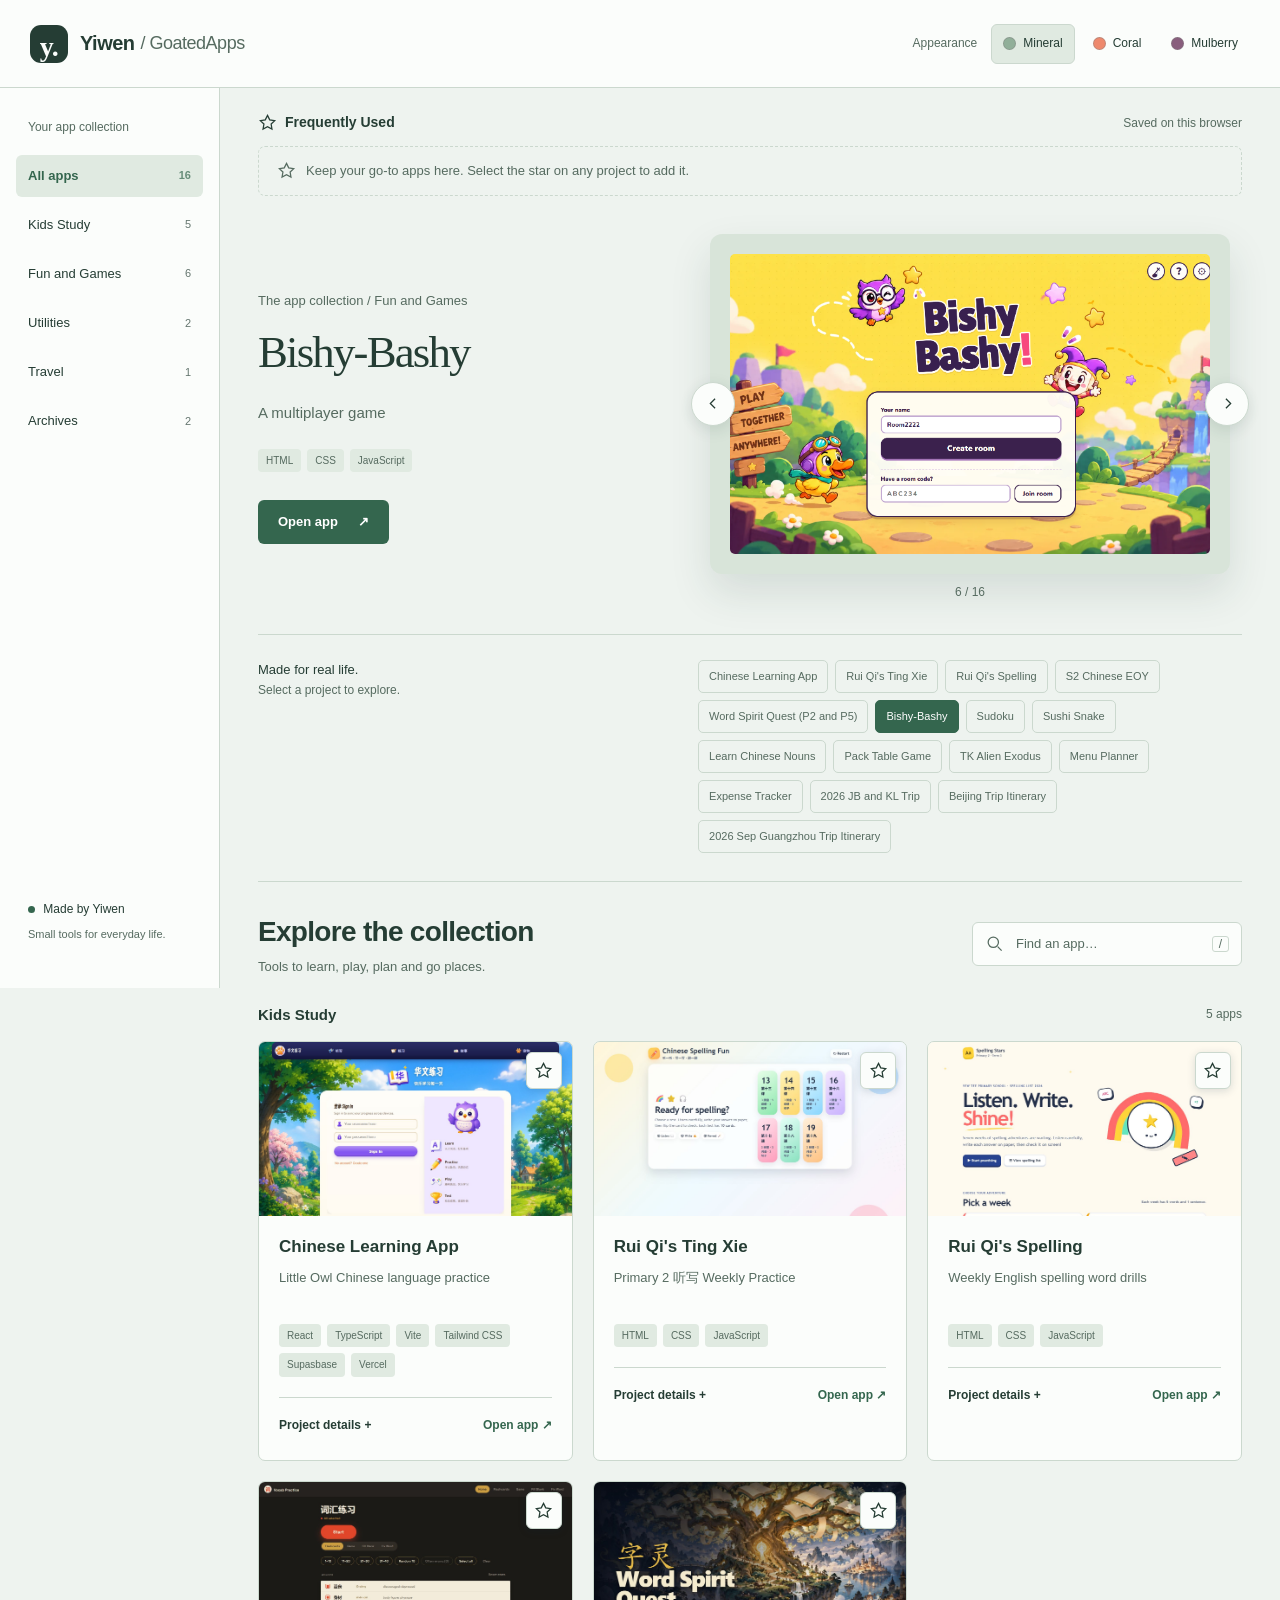
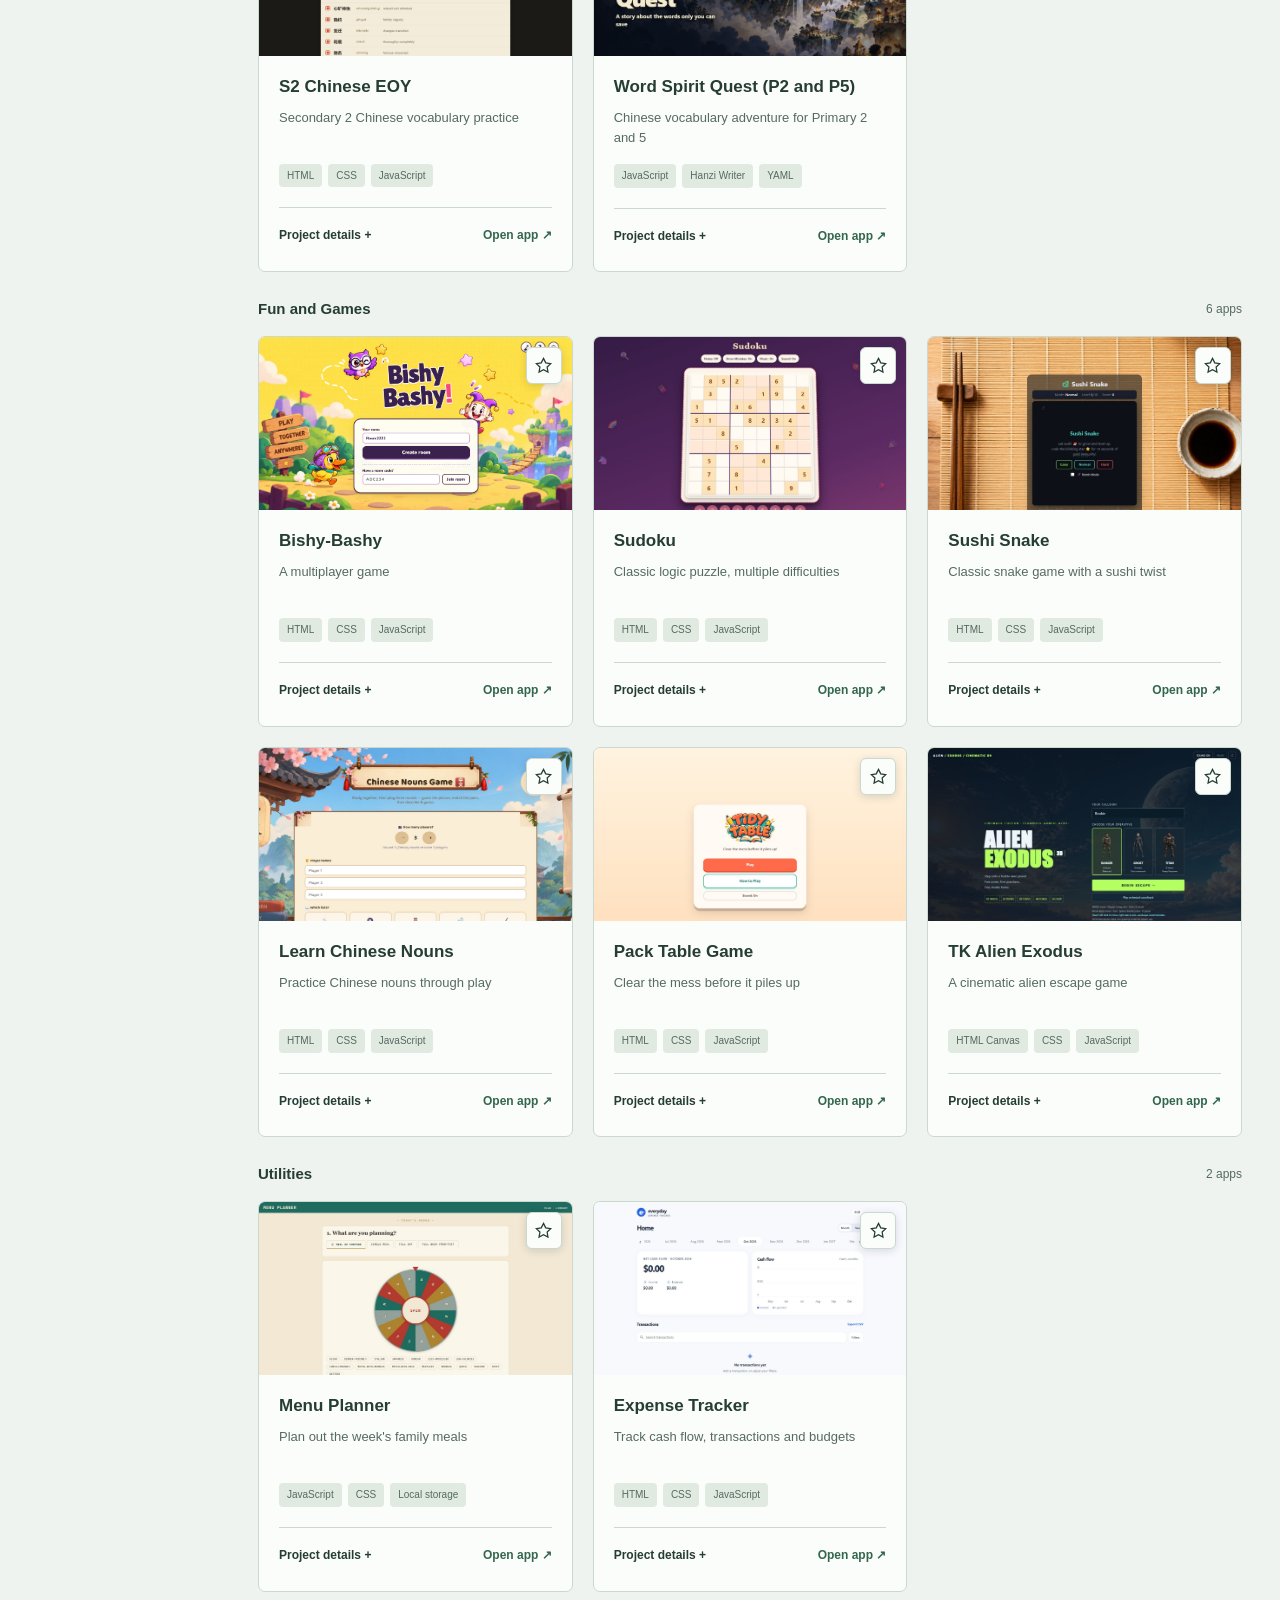
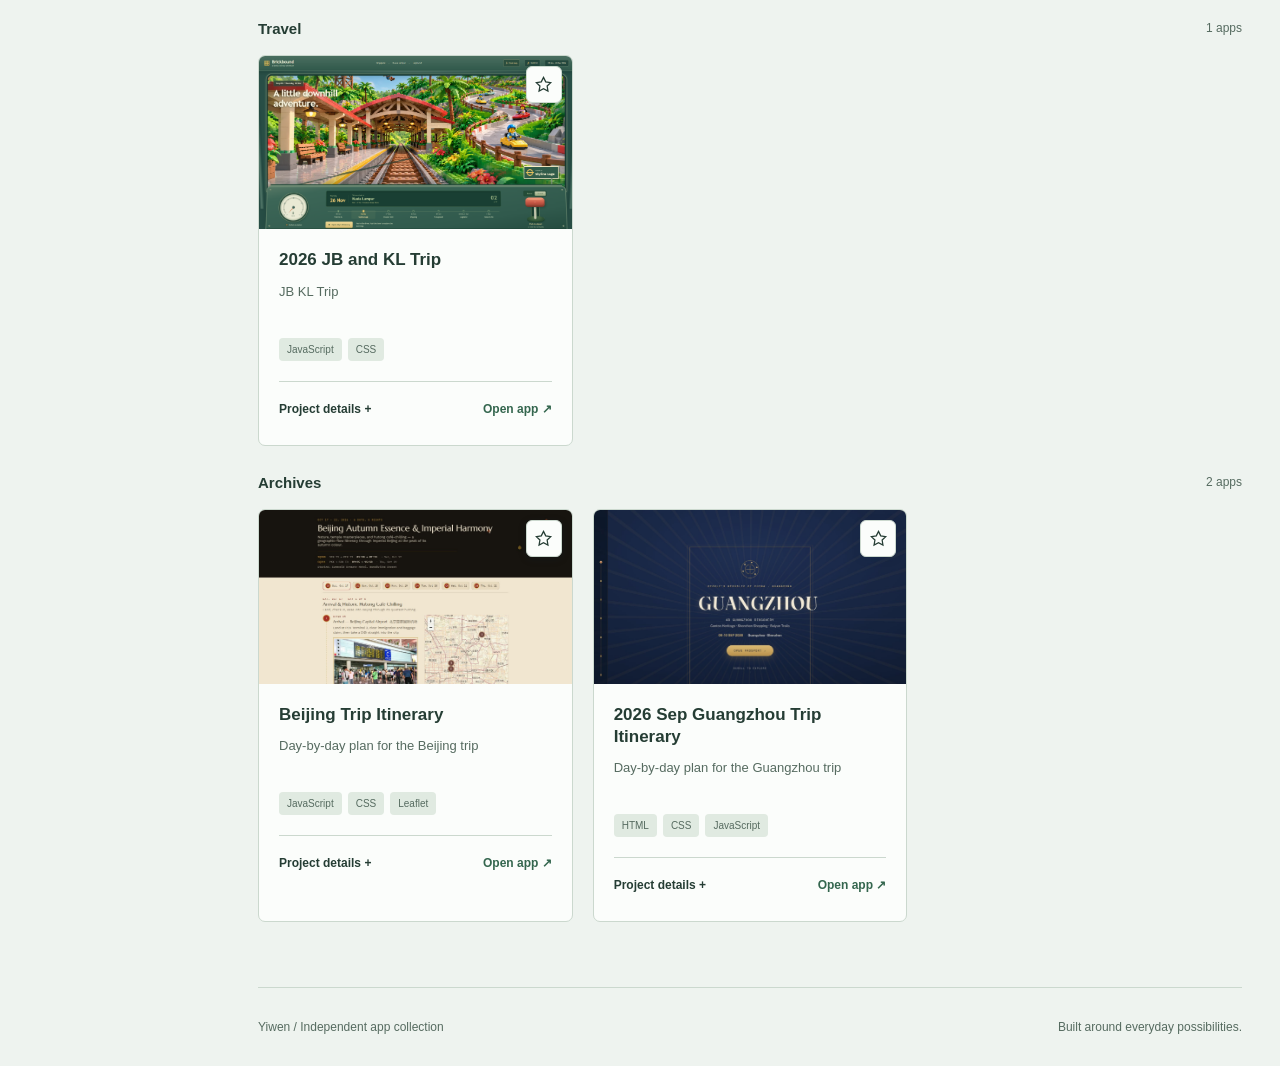
<file: index.html>
<!doctype html>
<html lang="en">
<head>
  <meta charset="utf-8">
  <meta name="viewport" content="width=device-width, initial-scale=1">
  <meta name="description" content="Explore GoatedApps by Yiwen: useful tools, learning apps, games and travel projects.">
  <title>Yiwen / GoatedApps — App collection</title>
  <link rel="icon" href="images/favicon.png">
  <link rel="stylesheet" href="mockups/showcase.css">
  <link rel="stylesheet" href="mockups/cinema.css">
  <script src="apps-data.js" defer></script>
  <script src="mockups/showcase.js" defer></script>
</head>
<body class="cinema" data-design="cinema" data-root="true"><noscript>Enable JavaScript to explore the app collection.</noscript></body>
</html>
</file>
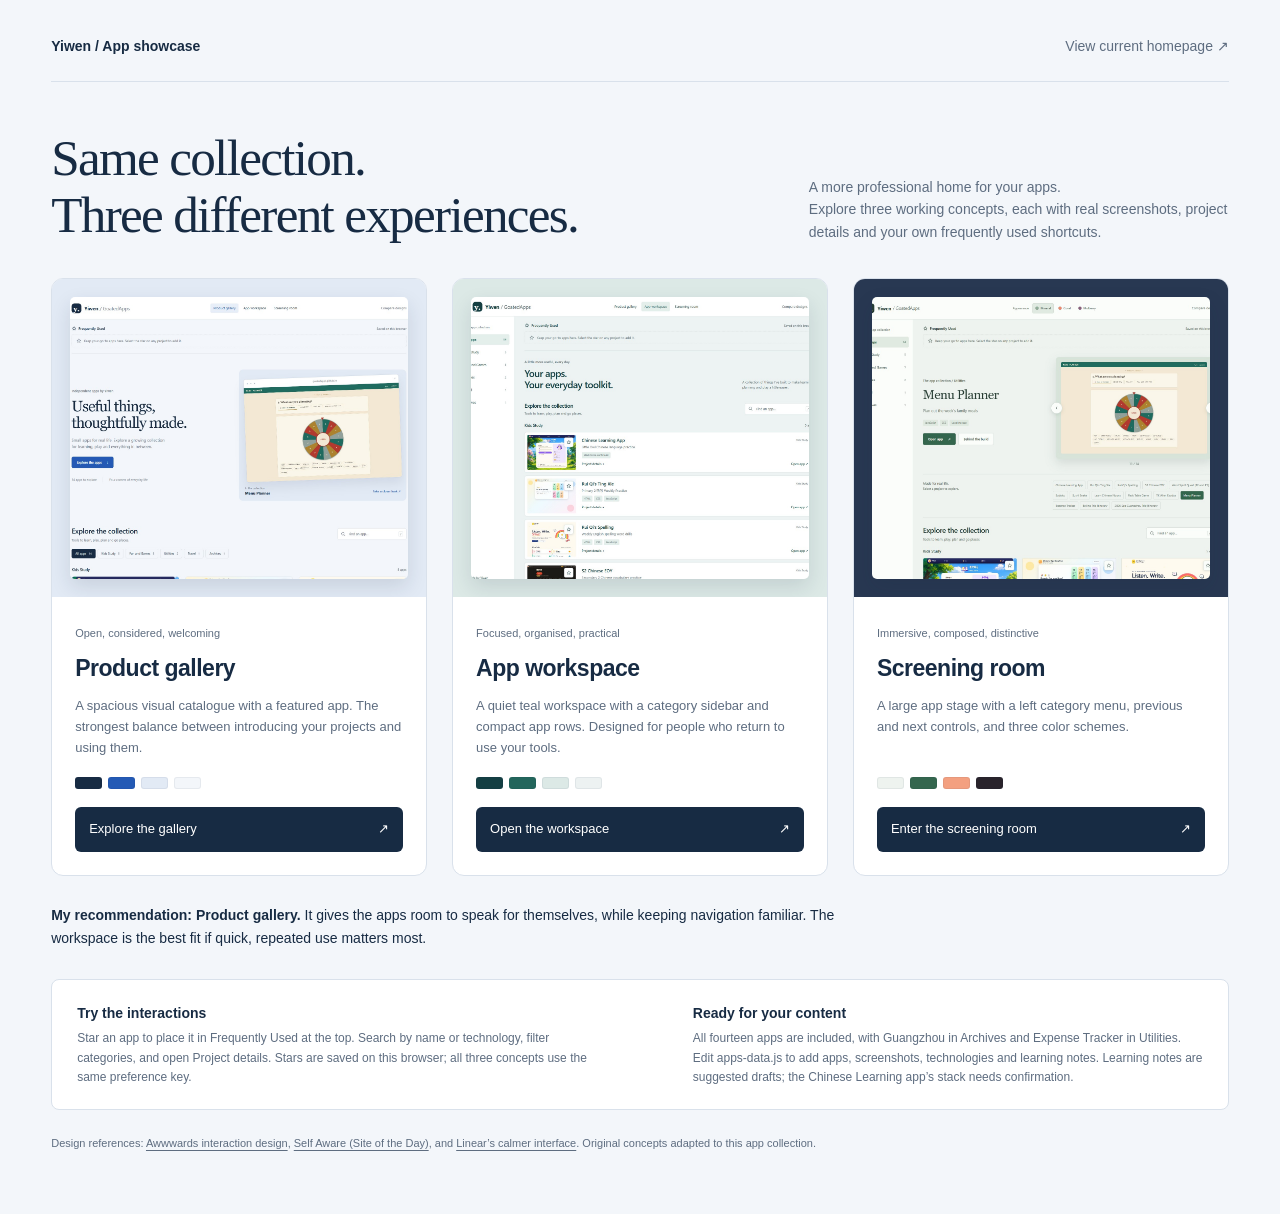
<file: mockups/index.html>
<!doctype html>
<html lang="en">
<head>
<meta charset="utf-8">
<meta name="viewport" content="width=device-width,initial-scale=1">
<title>Three directions — Yiwen's app showcase</title>
<style>
*{box-sizing:border-box}body{margin:0;background:#f3f6fa;color:#172b43;font:15px/1.6 'Segoe UI',Arial,sans-serif}main{max-width:1400px;margin:auto;padding:35px 4vw 50px}header{display:flex;justify-content:space-between;border-bottom:1px solid #d9e1eb;padding-bottom:24px;font-size:14px}header a{color:#5e6d80}a{color:inherit;text-decoration:none}a:focus-visible{outline:3px solid #245ab5;outline-offset:5px}.intro{padding:48px 0 35px;display:flex;align-items:end;justify-content:space-between;gap:35px}h1{font:normal clamp(36px,4vw,58px)/1.1 Georgia,serif;letter-spacing:-1.7px;margin:0}.intro p{max-width:420px;color:#5e6d80;font-size:14px;margin:0}.concepts{display:grid;grid-template-columns:repeat(3,minmax(0,1fr));gap:25px}.concept{border:1px solid #d9e1eb;border-radius:12px;background:#fff;overflow:hidden}.cover{display:block;padding:18px;background:#e2eaf5;overflow:hidden}.cover img{width:100%;display:block;aspect-ratio:1.2;object-fit:cover;object-position:top;border-radius:5px;box-shadow:0 8px 20px #172b4320;transition:transform .25s}.cover:hover img{transform:translateY(-4px)}.concept:nth-child(2) .cover{background:#dce9e6}.concept:nth-child(3) .cover{background:#283852}.copy{padding:23px}.copy small{color:#5e6d80;font-size:11px}.copy h2{font-size:23px;letter-spacing:-.5px;margin:6px 0 10px}.copy p{font-size:13px;color:#5e6d80;margin:0 0 18px;min-height:63px}.swatches{display:flex;gap:6px;margin-bottom:18px}.swatches i{height:12px;width:27px;border-radius:3px;background:var(--c);border:1px solid #172b4310}.open{display:flex;align-items:center;justify-content:space-between;padding:12px 14px;background:#172b43;color:#fff;border-radius:6px;font-size:13px}.open:hover{background:#245ab5}.note{margin-top:30px;border:1px solid #d9e1eb;border-radius:8px;padding:22px 25px;display:flex;gap:40px;justify-content:space-between;background:#fff}.note h3{font-size:14px;margin:0 0 5px}.note p{font-size:12px;color:#5e6d80;margin:0;max-width:510px}.recommendation{font-size:14px;margin-top:28px;max-width:800px}.sources{font-size:11px;color:#5e6d80;margin-top:25px}.sources a{text-decoration:underline;text-underline-offset:3px}@media(max-width:950px){.concepts{gap:14px}.copy{padding:17px}.intro{display:block}.intro p{margin-top:20px}.copy h2{font-size:20px}}@media(max-width:700px){main{padding:25px 20px}.intro{padding-top:35px}.concepts{grid-template-columns:1fr}.cover img{aspect-ratio:1.4}.copy p{min-height:0}.note{display:block}.note>div+div{margin-top:20px}h1{font-size:40px}}@media(prefers-reduced-motion:reduce){*{transition:none!important}}
</style>
</head>
<body><main>
<header><strong>Yiwen / App showcase</strong><a href="../index.html">View current homepage ↗</a></header>
<div class="intro"><h1>Same collection.<br>Three different experiences.</h1><p>A more professional home for your apps.<br>Explore three working concepts, each with real screenshots, project details and your own frequently used shortcuts.</p></div>
<div class="concepts">
<article class="concept"><a class="cover" href="gallery.html" aria-label="Explore Product gallery"><img src="previews/gallery.jpg" alt="Light product gallery with a blue and white palette"></a><div class="copy"><small>Open, considered, welcoming</small><h2>Product gallery</h2><p>A spacious visual catalogue with a featured app. The strongest balance between introducing your projects and using them.</p><div class="swatches" aria-hidden="true"><i style="--c:#172b43"></i><i style="--c:#245ab5"></i><i style="--c:#e2eaf5"></i><i style="--c:#f3f6fa"></i></div><a class="open" href="gallery.html">Explore the gallery <span>↗</span></a></div></article>
<article class="concept"><a class="cover" href="workspace.html" aria-label="Explore App workspace"><img src="previews/workspace.jpg" alt="Teal workspace with category sidebar and compact app rows"></a><div class="copy"><small>Focused, organised, practical</small><h2>App workspace</h2><p>A quiet teal workspace with a category sidebar and compact app rows. Designed for people who return to use your tools.</p><div class="swatches" aria-hidden="true"><i style="--c:#143f43"></i><i style="--c:#23665c"></i><i style="--c:#dce9e6"></i><i style="--c:#edf2f2"></i></div><a class="open" href="workspace.html">Open the workspace <span>↗</span></a></div></article>
<article class="concept"><a class="cover" href="cinema.html" aria-label="Explore Screening room"><img src="previews/cinema.jpg" alt="Screening room with a left category menu and three color schemes"></a><div class="copy"><small>Immersive, composed, distinctive</small><h2>Screening room</h2><p>A large app stage with a left category menu, previous and next controls, and three color schemes.</p><div class="swatches" aria-hidden="true"><i style="--c:#eef3ef"></i><i style="--c:#34664e"></i><i style="--c:#f3a080"></i><i style="--c:#29232b"></i></div><a class="open" href="cinema.html">Enter the screening room <span>↗</span></a></div></article>
</div>
<p class="recommendation"><strong>My recommendation: Product gallery.</strong> It gives the apps room to speak for themselves, while keeping navigation familiar. The workspace is the best fit if quick, repeated use matters most.</p>
<div class="note"><div><h3>Try the interactions</h3><p>Star an app to place it in Frequently Used at the top. Search by name or technology, filter categories, and open Project details. Stars are saved on this browser; all three concepts use the same preference key.</p></div><div><h3>Ready for your content</h3><p>All fourteen apps are included, with Guangzhou in Archives and Expense Tracker in Utilities. Edit apps-data.js to add apps, screenshots, technologies and learning notes. Learning notes are suggested drafts; the Chinese Learning app’s stack needs confirmation.</p></div></div>
<p class="sources">Design references: <a href="https://www.awwwards.com/websites/interaction-design/" target="_blank" rel="noopener noreferrer">Awwwards interaction design</a>, <a href="https://www.awwwards.com/sites/self-aware" target="_blank" rel="noopener noreferrer">Self Aware (Site of the Day)</a>, and <a href="https://linear.app/now/behind-the-latest-design-refresh" target="_blank" rel="noopener noreferrer">Linear’s calmer interface</a>. Original concepts adapted to this app collection.</p>
</main></body>
</html>
</file>
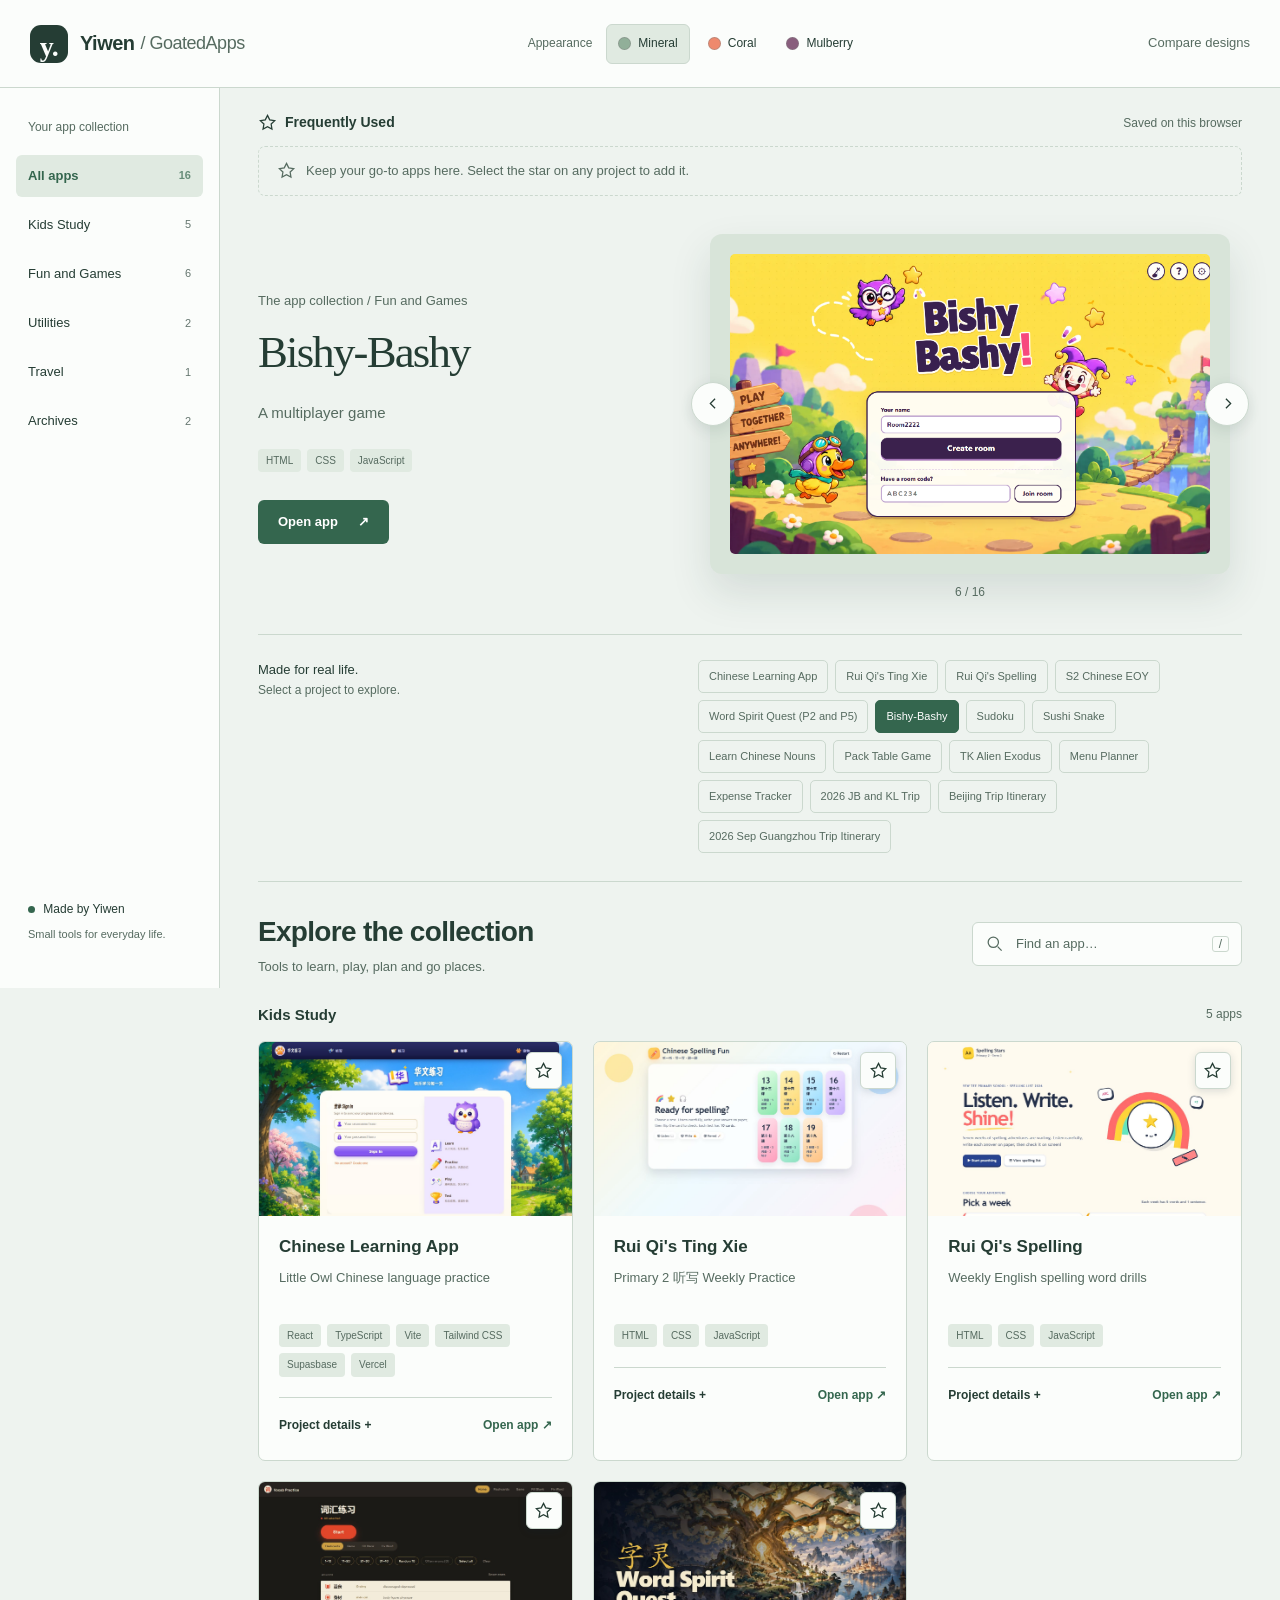
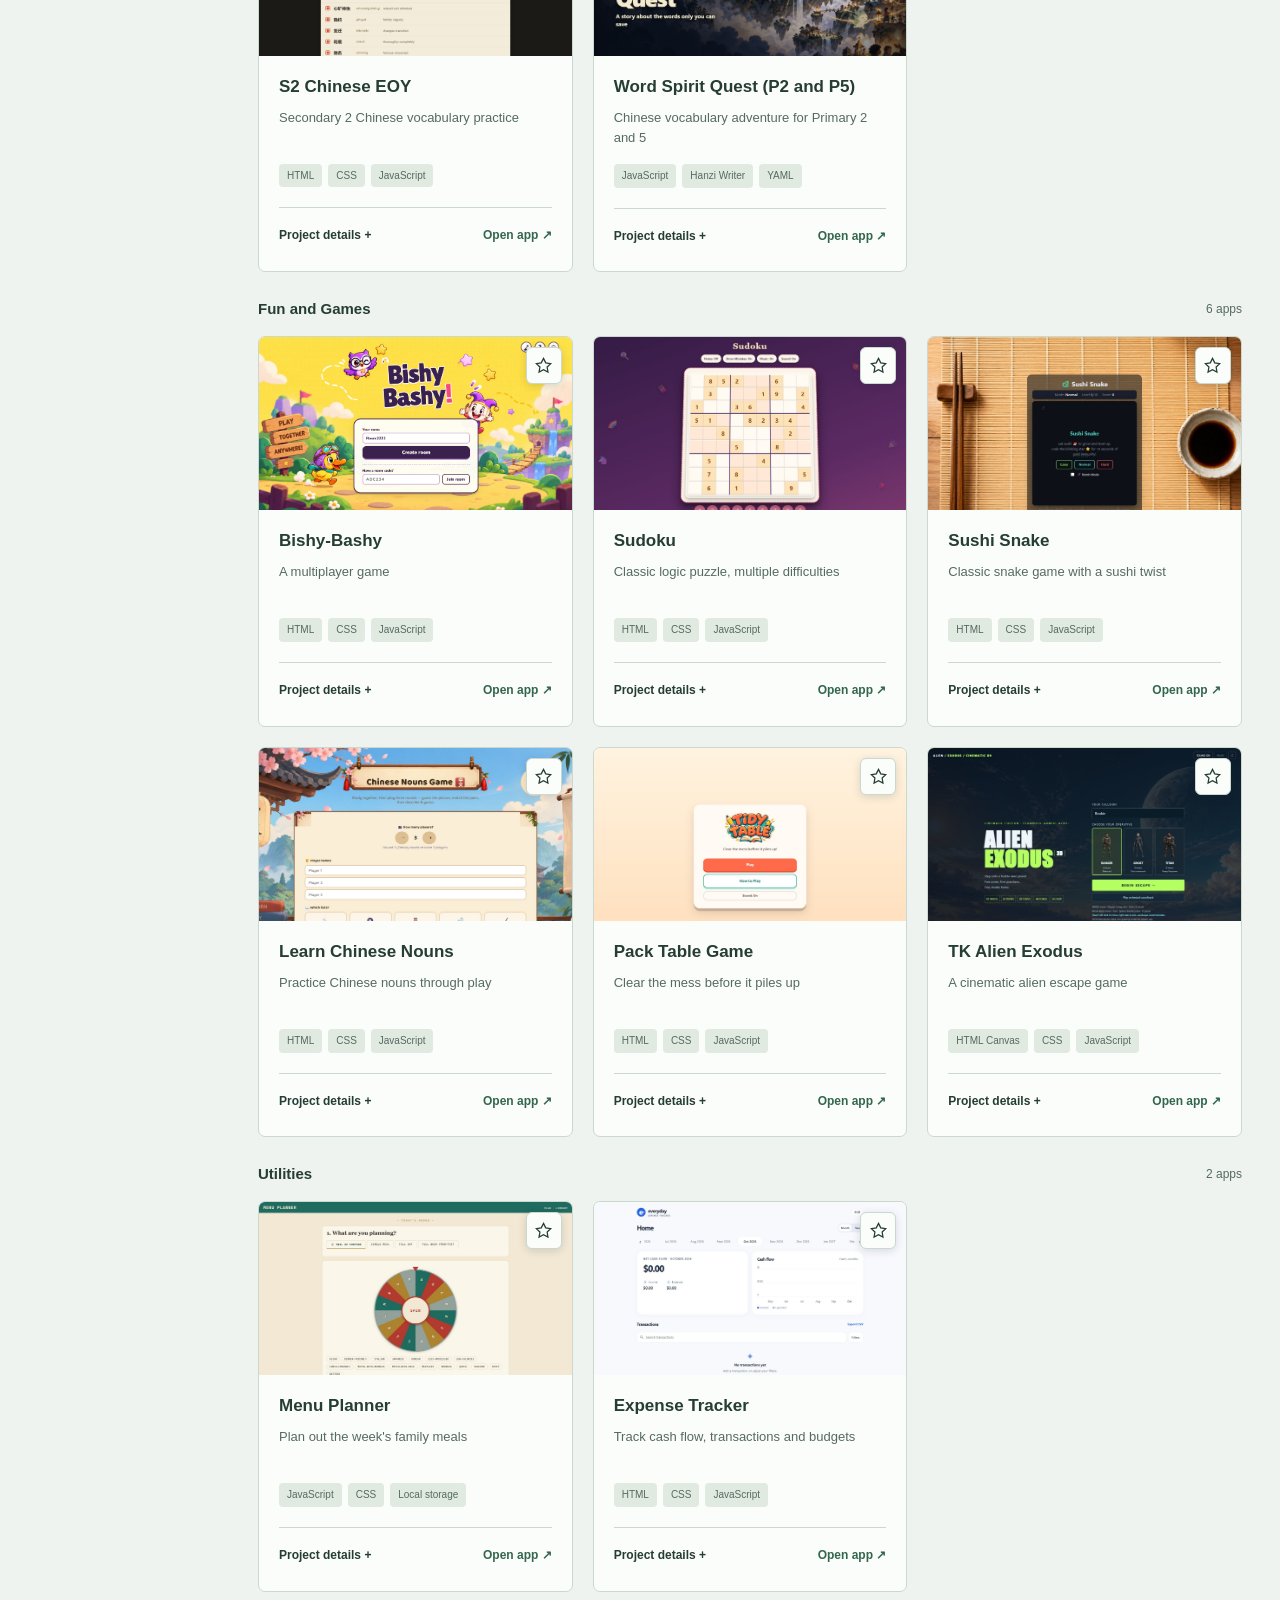
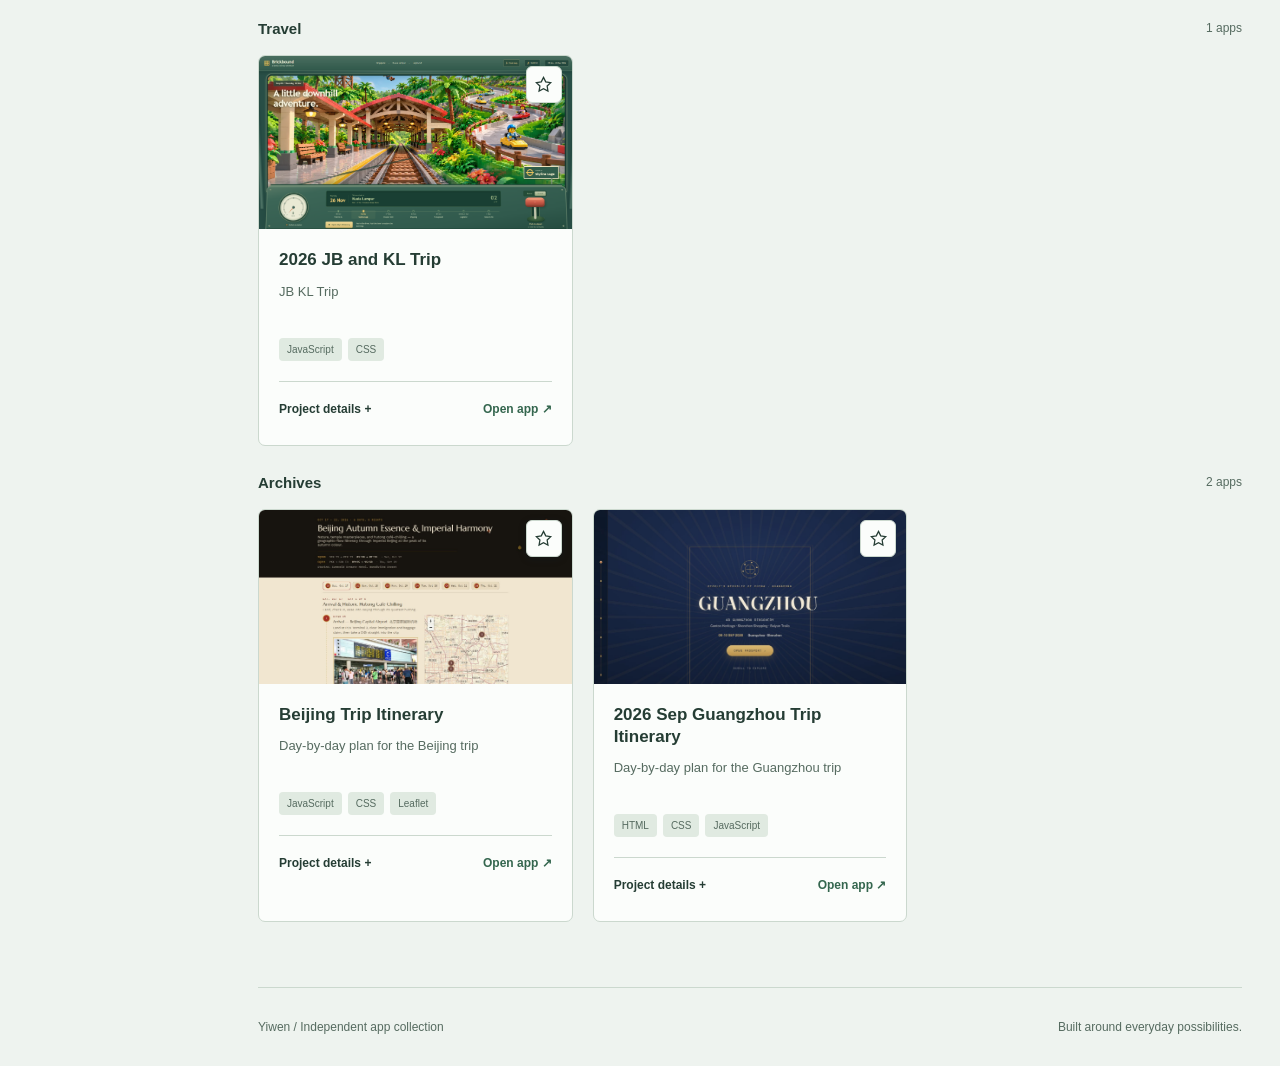
<file: mockups/cinema.html>
<!doctype html>
<html lang="en">
<head>
  <meta charset="utf-8">
  <meta name="viewport" content="width=device-width, initial-scale=1">
  <meta name="description" content="Yiwen's app collection — a cinematic product showcase concept.">
  <title>Yiwen / GoatedApps — App collection</title>
  <link rel="stylesheet" href="showcase.css">
  <link rel="stylesheet" href="cinema.css">
  <script src="../apps-data.js" defer></script>
  <script src="showcase.js" defer></script>
</head>
<body class="cinema" data-design="cinema"><noscript>Enable JavaScript to explore this interactive app collection.</noscript></body>
</html>
</file>
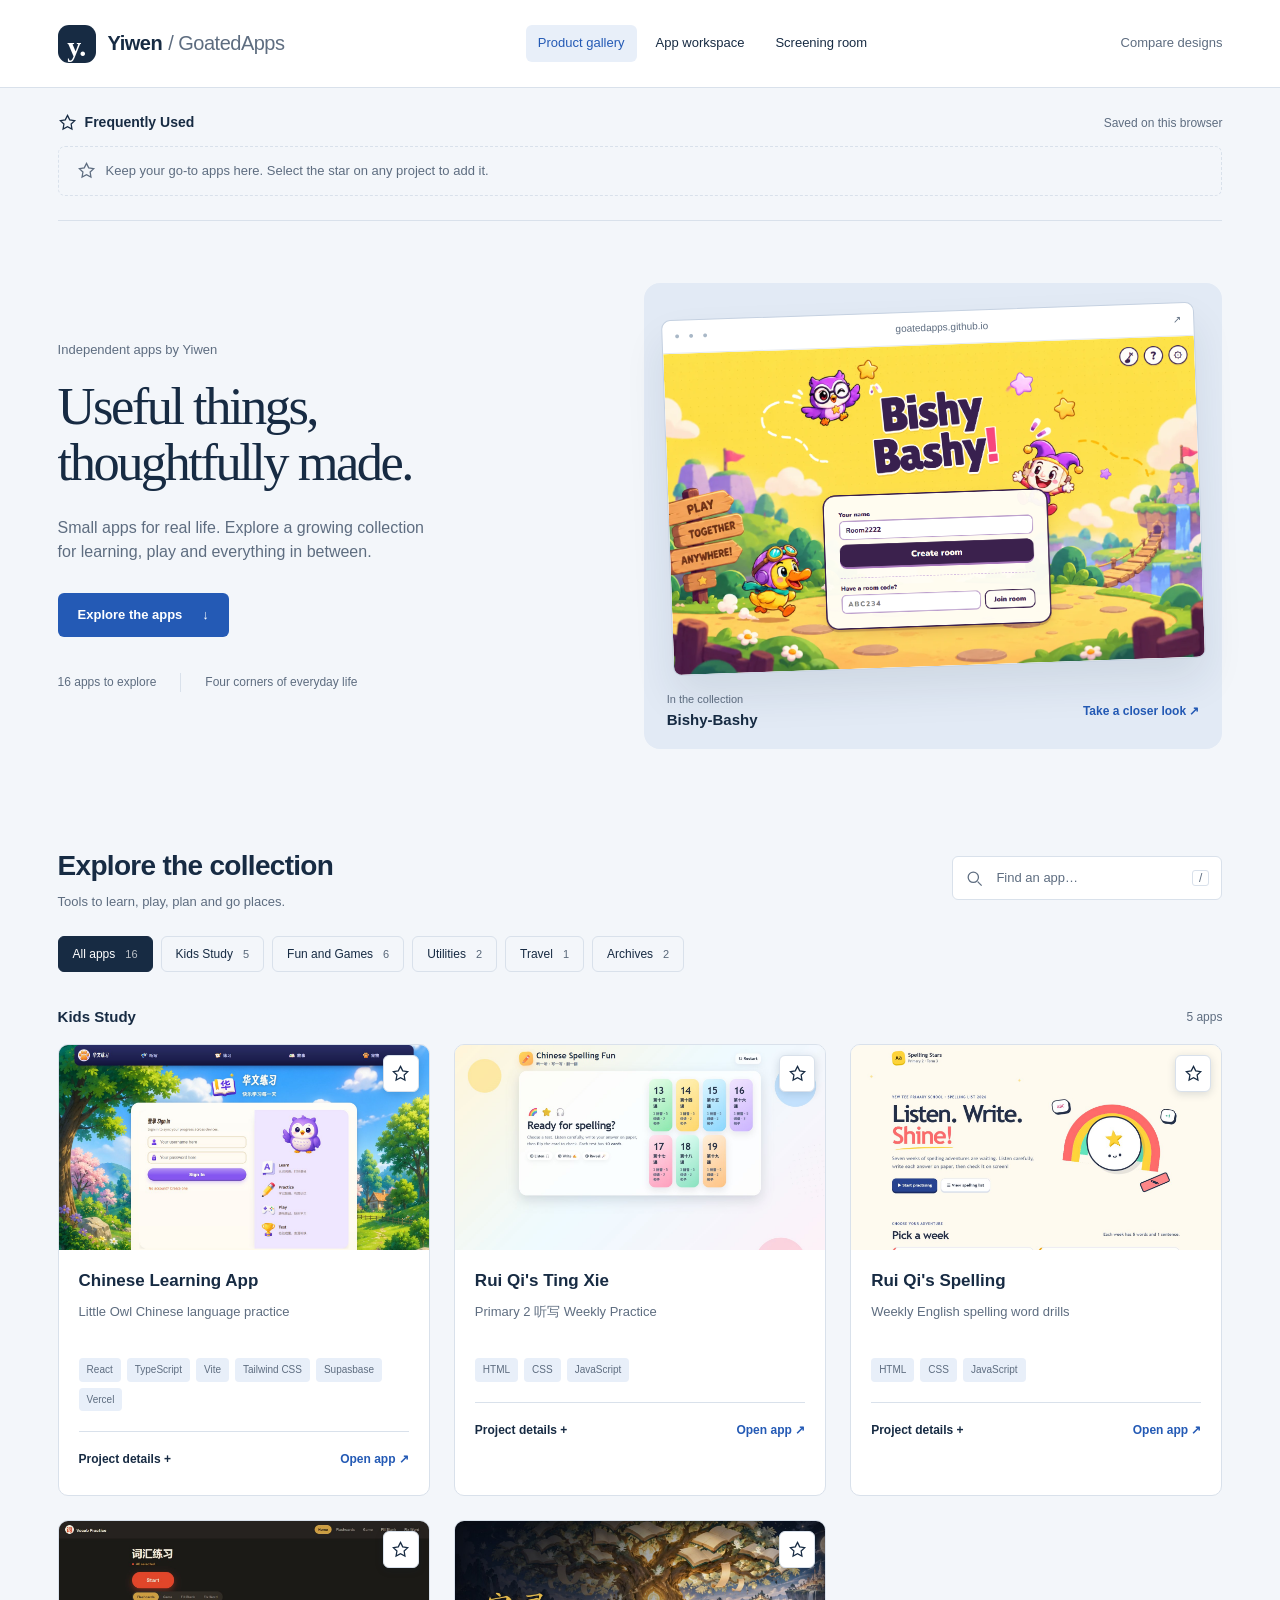
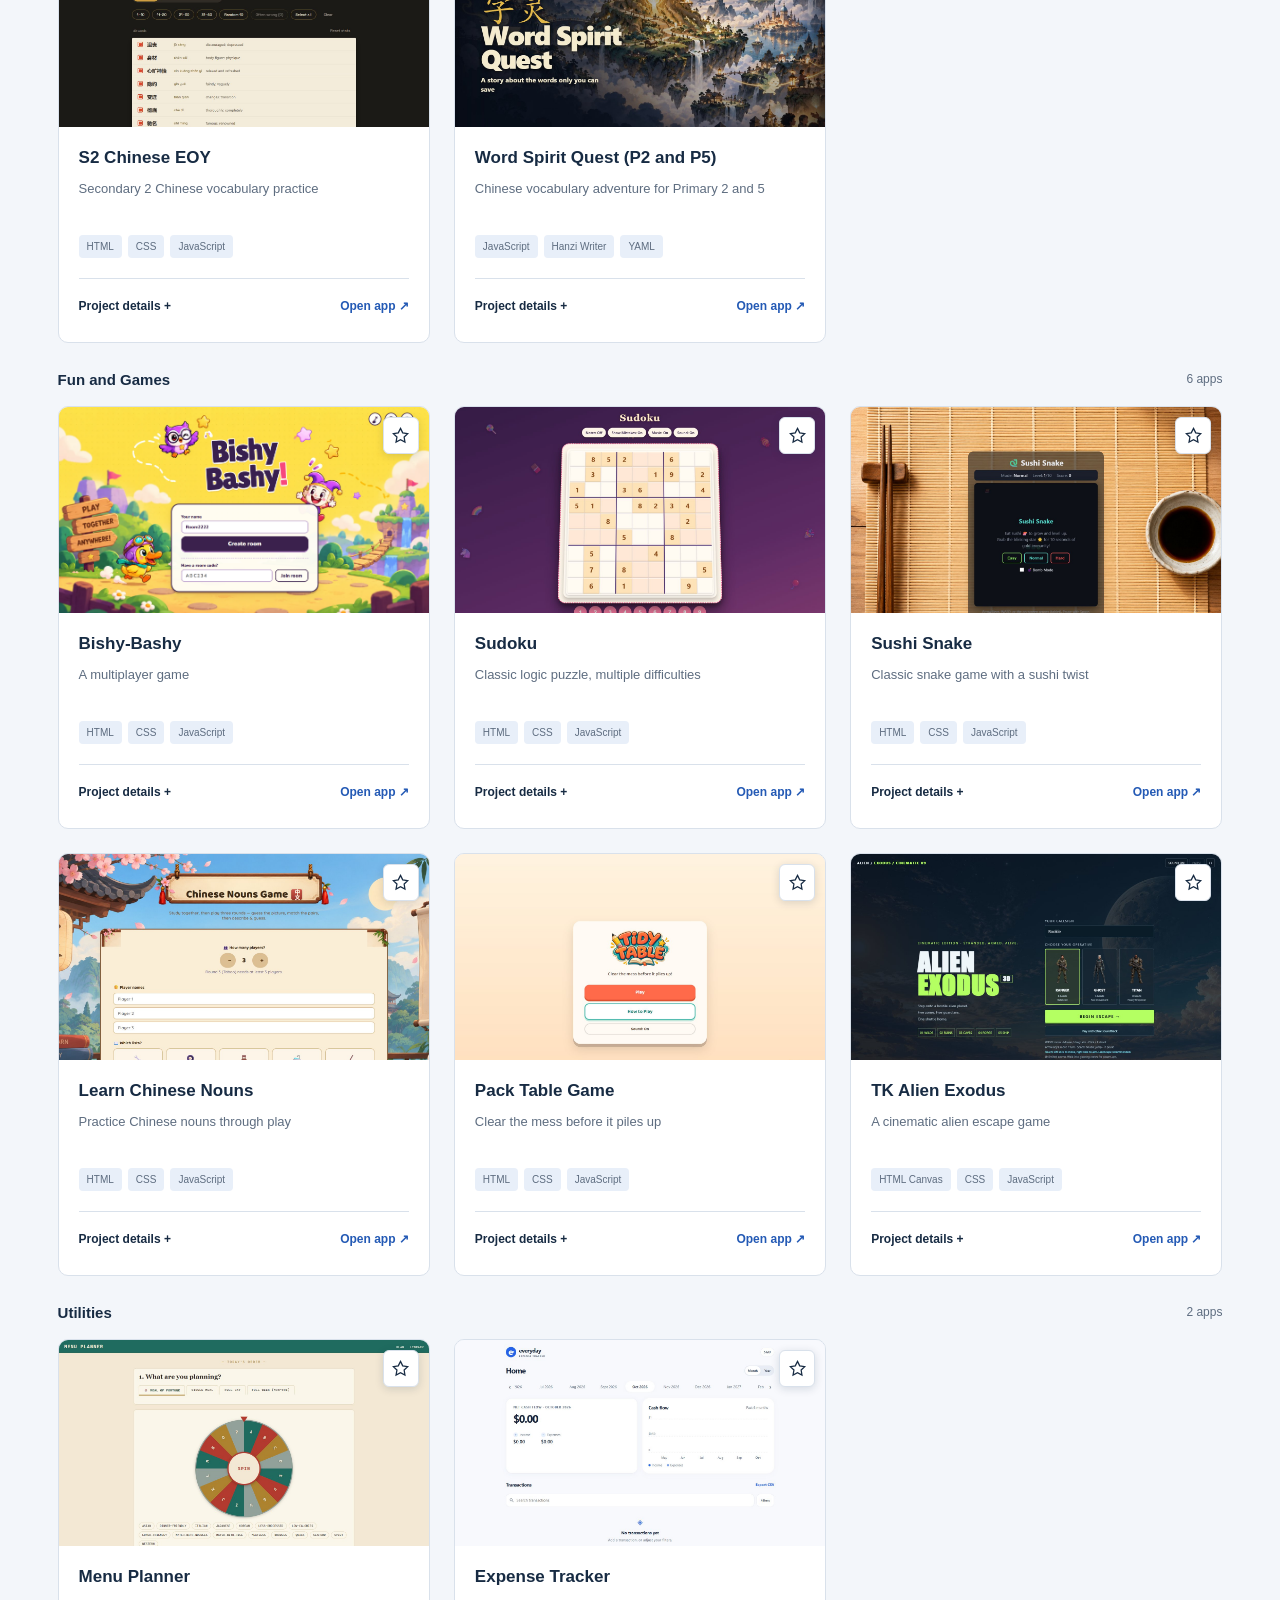
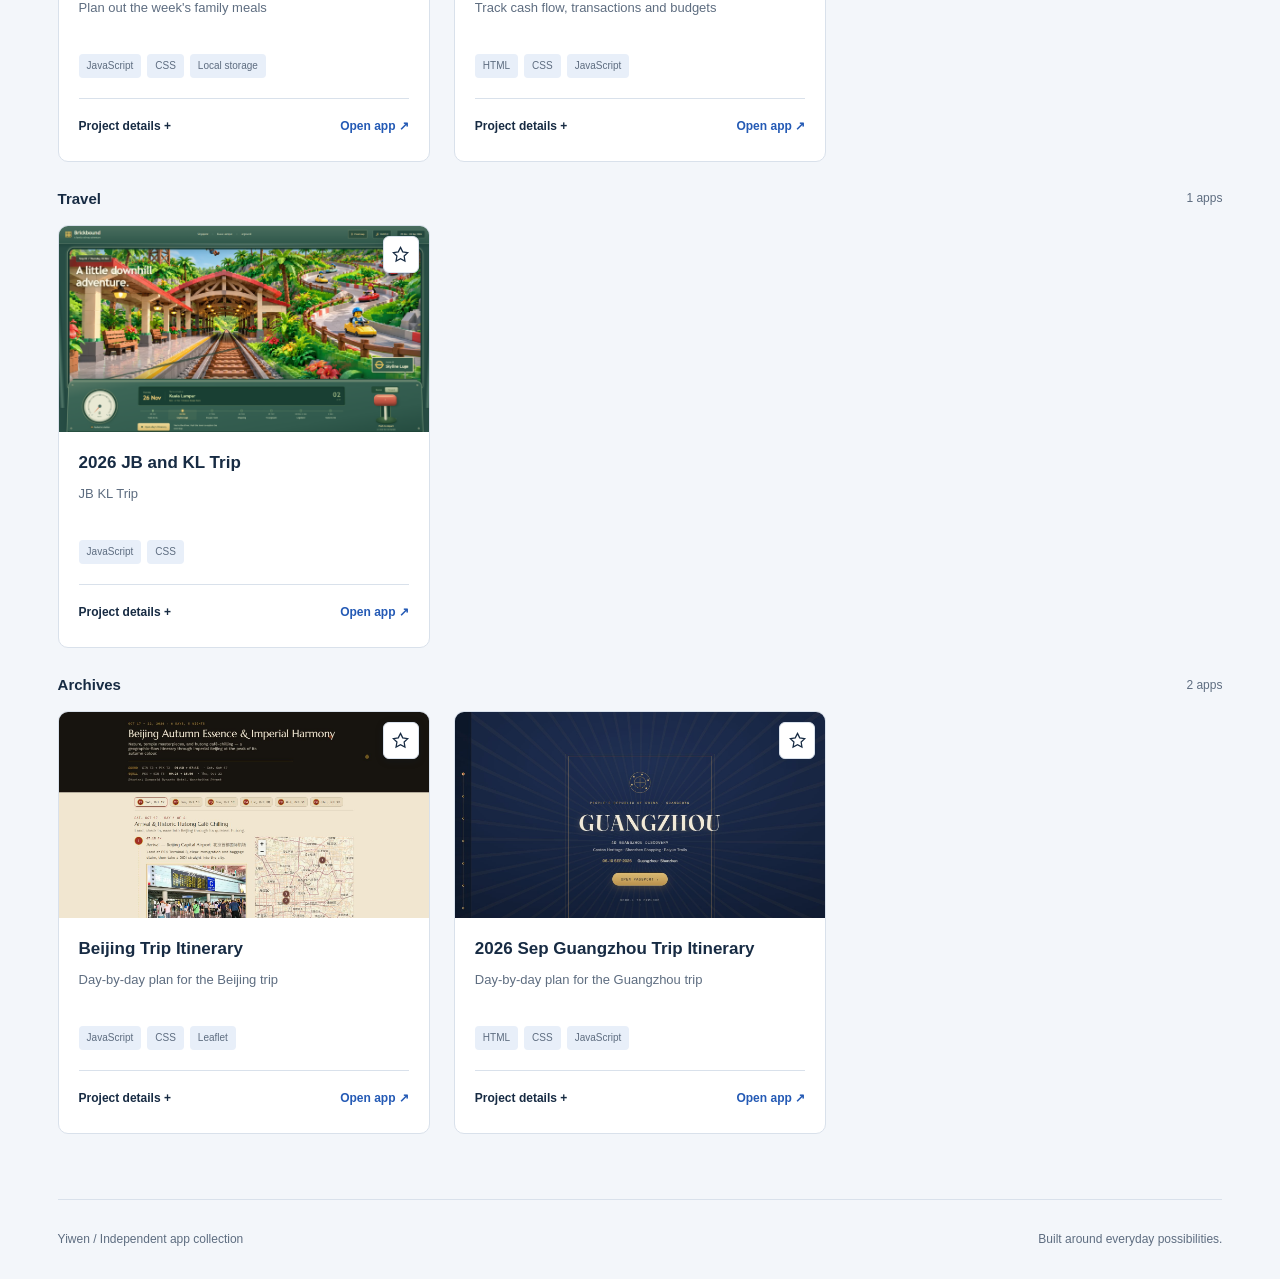
<file: mockups/gallery.html>
<!doctype html>
<html lang="en">
<head>
  <meta charset="utf-8">
  <meta name="viewport" content="width=device-width, initial-scale=1">
  <meta name="description" content="Yiwen's app collection — a light product gallery concept.">
  <title>Product gallery — Yiwen Apps</title>
  <link rel="stylesheet" href="showcase.css">
  <script src="../apps-data.js" defer></script>
  <script src="showcase.js" defer></script>
</head>
<body class="gallery" data-design="gallery"><noscript>Enable JavaScript to explore this interactive app collection.</noscript></body>
</html>
</file>
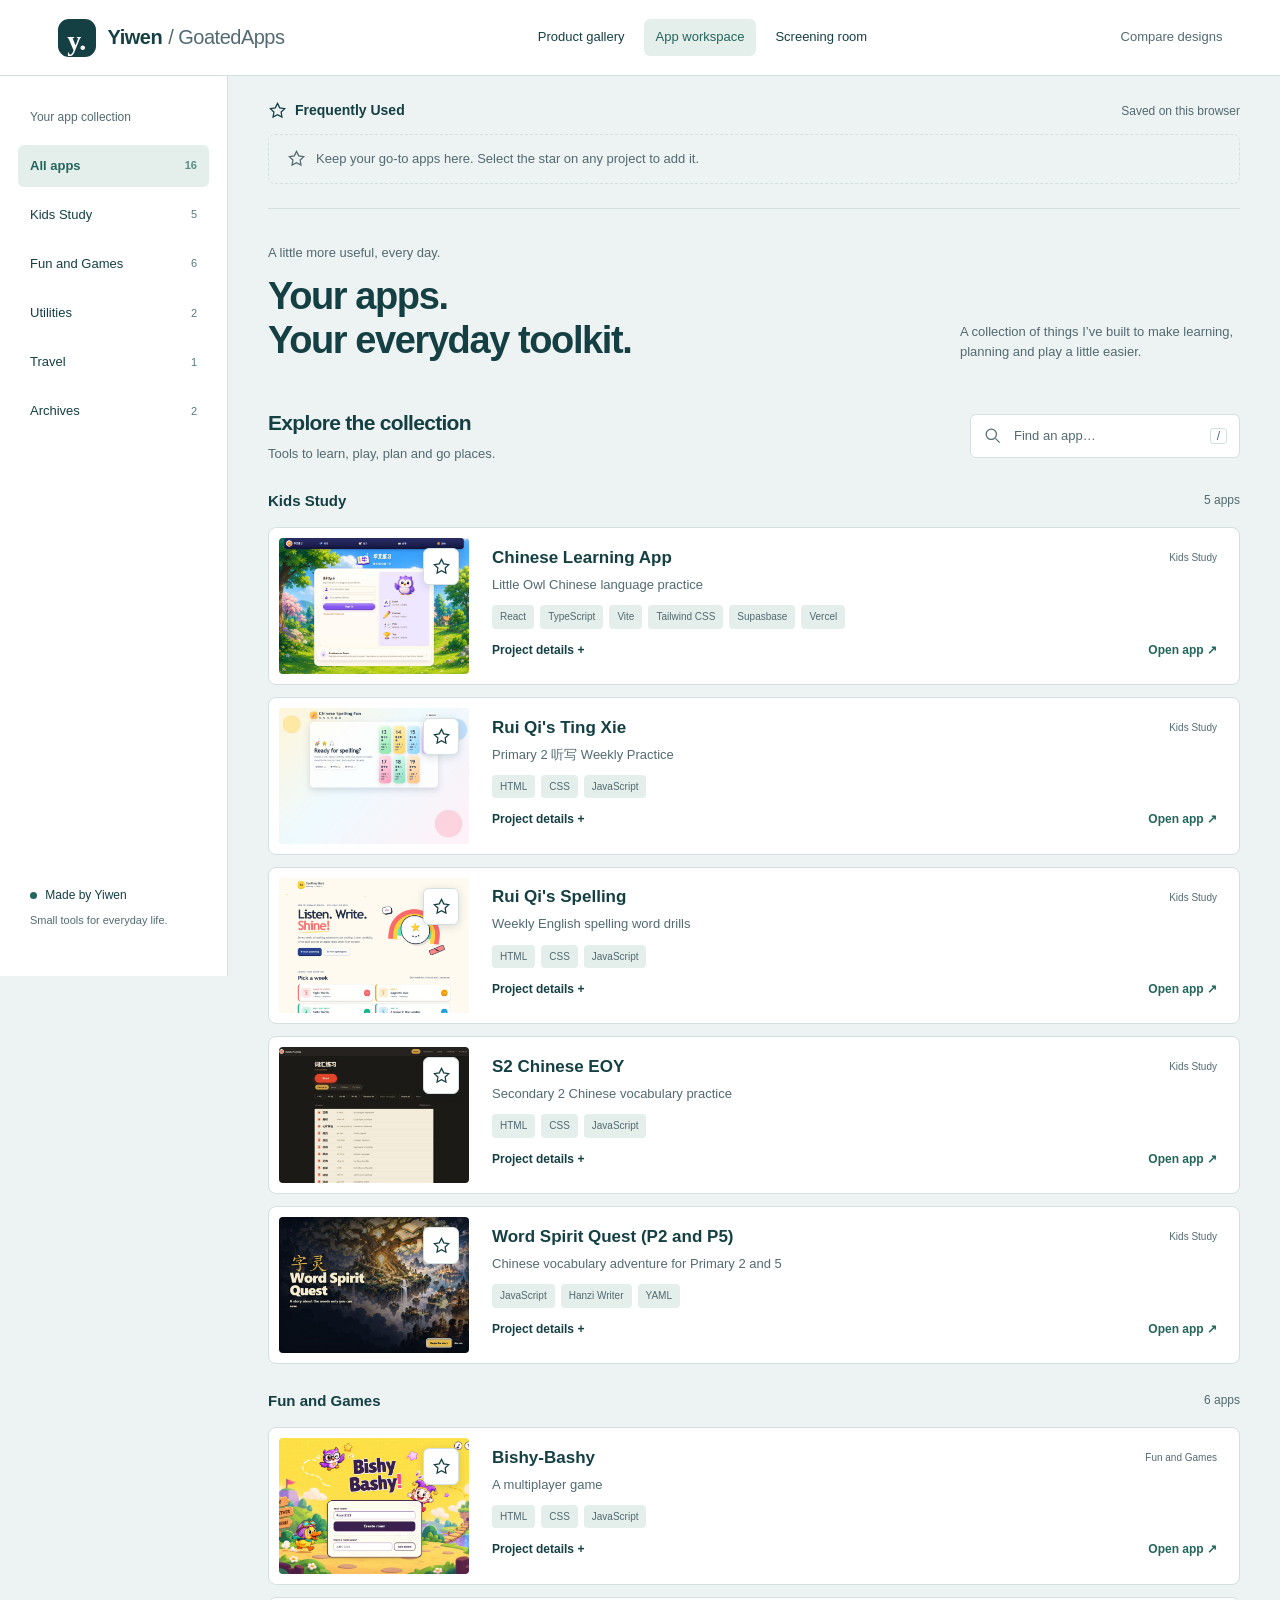
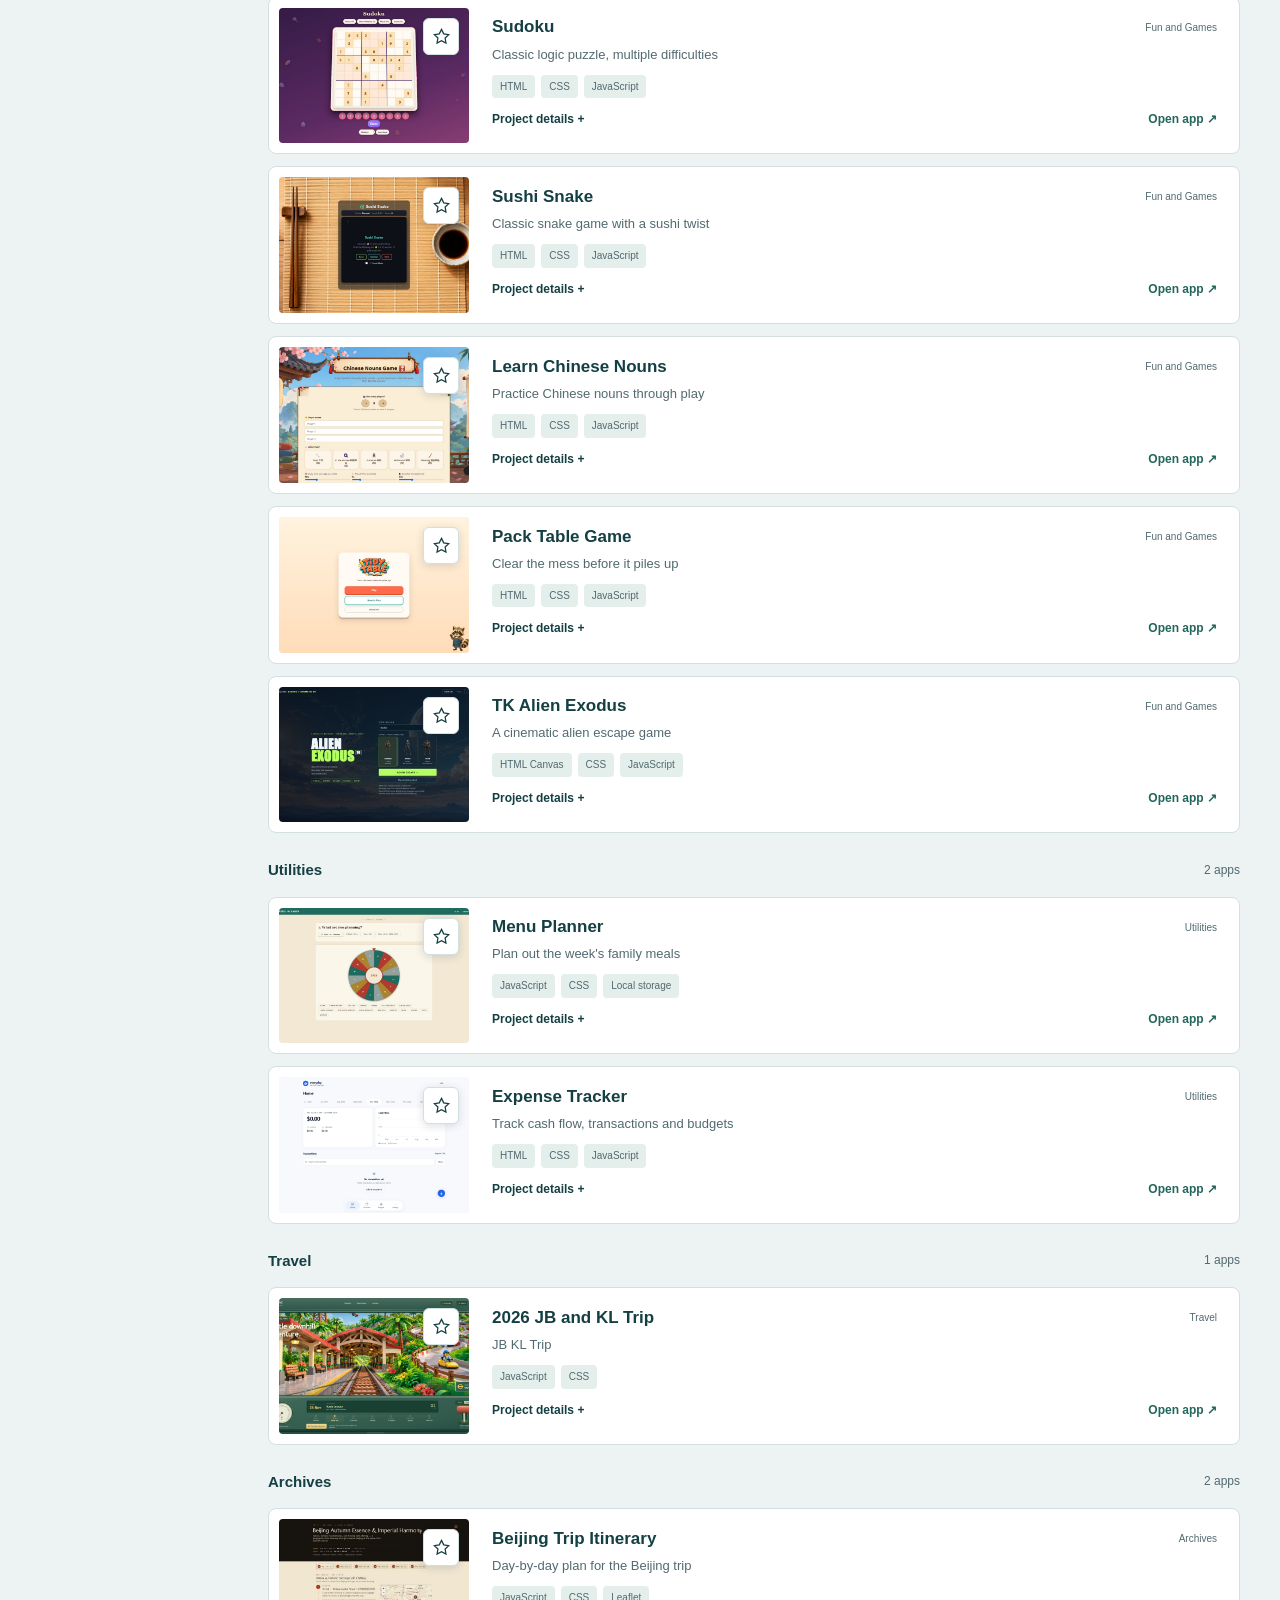
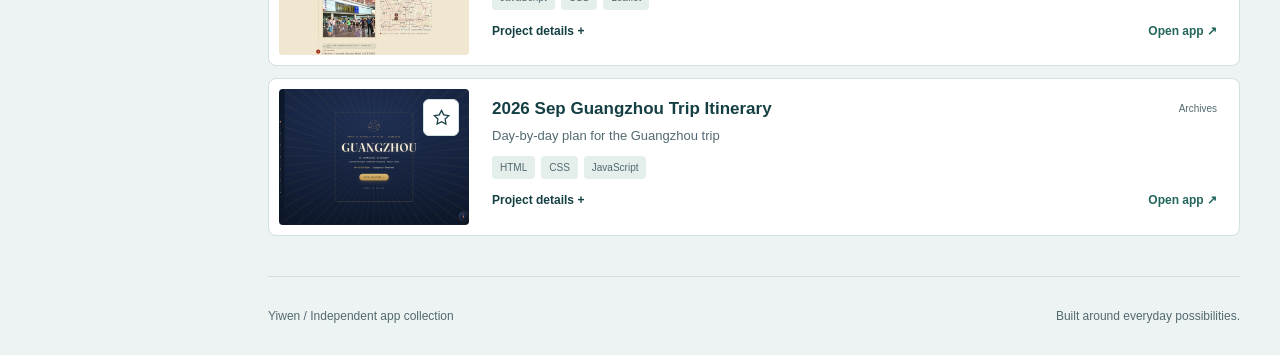
<file: mockups/workspace.html>
<!doctype html>
<html lang="en">
<head>
  <meta charset="utf-8">
  <meta name="viewport" content="width=device-width, initial-scale=1">
  <meta name="description" content="Yiwen's app collection — a focused app workspace concept.">
  <title>App workspace — Yiwen Apps</title>
  <link rel="stylesheet" href="showcase.css">
  <script src="../apps-data.js" defer></script>
  <script src="showcase.js" defer></script>
</head>
<body class="workspace" data-design="workspace"><noscript>Enable JavaScript to explore this interactive app collection.</noscript></body>
</html>
</file>
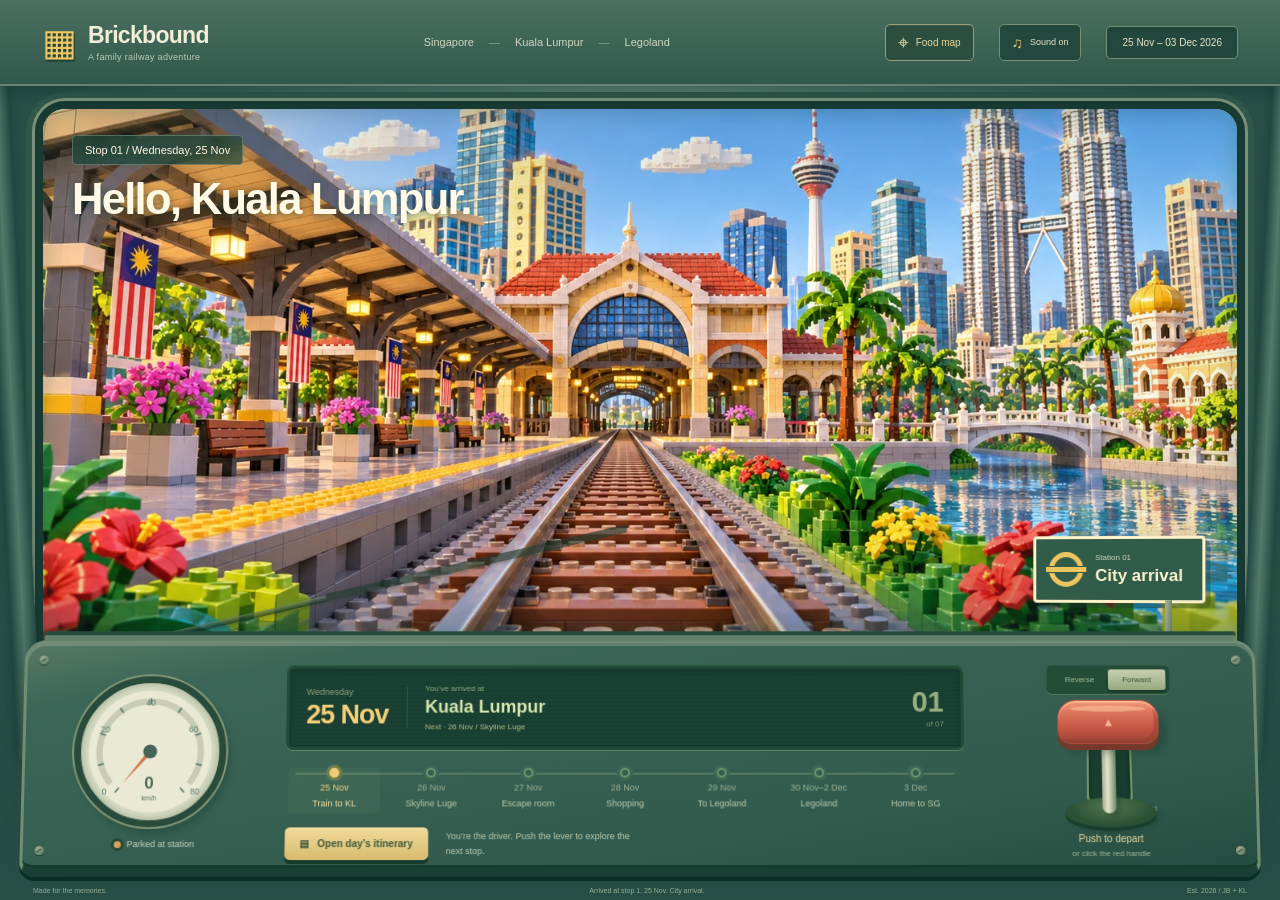
<file: Travel/2026JB-KL.html>
<!doctype html>
<html lang="en">
<head>
  <meta charset="utf-8">
  <meta name="viewport" content="width=device-width, initial-scale=1">
  <meta name="theme-color" content="#eff2fa">
  <title>Brickbound · Your JB + KL train adventure</title>
  <link rel="stylesheet" href="trip-preview.css">
  <link rel="stylesheet" href="railway-day.css">
  <link rel="stylesheet" href="driver-cab.css">
  <link rel="stylesheet" href="food-map.css">
  <script src="vendor/gsap.min.js" defer></script>
  <script src="trip-data.js" defer></script>
  <script src="railway-day.js" defer></script>
  <script src="driver-audio.js" defer></script>
  <script src="food-map-data.js" defer></script>
  <script src="food-map.js" defer></script>
  <script src="driver-cab.js" defer></script>
  <script src="trip-preview.js" defer></script>
</head>
<body>
  <a class="skip" href="#main">Skip to itinerary</a>
  <main id="main"><noscript>Enable JavaScript to drive the train and view the daily itineraries.</noscript></main>
</body>
</html>
</file>
<file: mockups/showcase.css>
*{box-sizing:border-box}html{scroll-behavior:smooth;scroll-padding-top:90px}body{--bg:#f3f6fa;--surface:#fff;--ink:#172b43;--muted:#5e6d80;--line:#d9e1eb;--accent:#245ab5;--wash:#e8eff9;margin:0;background:var(--bg);color:var(--ink);font-family:'Segoe UI',Arial,sans-serif;font-size:15px;line-height:1.55}button,input,a{-webkit-tap-highlight-color:transparent}button,input{font:inherit}button,a{touch-action:manipulation}button{color:inherit;cursor:pointer}a{color:inherit;text-decoration:none}button{background:none;border:0}button:focus-visible,a:focus-visible,input:focus-visible{outline:3px solid var(--accent);outline-offset:4px}svg{width:19px;height:19px;fill:none;stroke:currentColor;stroke-width:1.6;flex-shrink:0}h1,h2,h3,p{margin:0}button,a,input{transition:background .18s,color .18s,box-shadow .18s}a:hover,button:hover{color:var(--accent)}.topbar{height:88px;border-bottom:1px solid var(--line);display:flex;align-items:center;justify-content:space-between;gap:24px;padding:0 4.5vw;background:var(--surface)}.brand{display:flex;align-items:center;font-size:20px;font-weight:650;white-space:nowrap;letter-spacing:-.5px}.brand-mark{display:grid;place-items:center;border-radius:11px;background:var(--ink);color:var(--surface);width:38px;height:38px;margin-right:12px;font-family:Georgia,serif;font-size:28px;padding-bottom:8px}.brand-sub{color:var(--muted);font-weight:400;margin-left:6px}.topbar nav{display:flex;gap:7px}.topbar nav a{font-size:13px;padding:8px 12px;border-radius:6px}.topbar nav a[aria-current]{background:var(--wash);color:var(--accent)}.compare{font-size:13px;color:var(--muted)}main{max-width:1440px;margin:auto;padding:0 4.5vw}.sidebar{display:none}.favorites{padding:24px 0;border-bottom:1px solid var(--line)}.section-top{display:flex;align-items:center;justify-content:space-between;margin-bottom:12px;gap:15px}.section-top h2{display:flex;align-items:center;gap:8px;font-size:14px;font-weight:600}.section-top>span{font-size:12px;color:var(--muted)}.empty-favorites{display:flex;align-items:center;gap:10px;font-size:13px;color:var(--muted);padding:14px 18px;border:1px dashed var(--line);border-radius:7px}.favorite-items{display:flex;gap:10px;flex-wrap:wrap}.favorite{display:flex;background:var(--surface);border:1px solid var(--line);border-radius:7px;padding:7px;align-items:center}.favorite>a{display:flex;align-items:center;gap:10px;font-size:13px;padding-right:15px}.favorite-icon{display:grid;place-items:center;width:30px;height:30px;background:var(--wash);border-radius:5px;font-weight:600;color:var(--accent)}.pin{display:inline-flex;align-items:center;gap:7px;border:1px solid var(--line);border-radius:6px;min-height:40px;padding:8px 12px;font-size:13px;background:var(--surface)}.pin.compact{width:36px;min-height:36px;padding:8px;border:0;justify-content:center}.pin.selected{color:var(--accent)}.pin.selected svg{fill:currentColor}.hero{padding:62px 0 65px;display:grid;grid-template-columns:1fr 1.1fr;gap:60px;align-items:center}.intro-label{font-size:13px;font-weight:500;color:var(--muted);margin-bottom:18px}.hero h1{font:normal clamp(42px,4.1vw,66px)/1.07 Georgia,'Times New Roman',serif;letter-spacing:-2.5px}.hero-copy>p:not(.intro-label){max-width:370px;margin:25px 0 28px;color:var(--muted);font-size:16px}.primary,.secondary{display:inline-flex;align-items:center;justify-content:center;gap:20px;padding:12px 20px;border-radius:6px;min-height:44px;font-size:13px;font-weight:600}.primary{background:var(--accent);color:white}.primary:hover{background:var(--ink);color:var(--surface)}.secondary{border:1px solid var(--line);background:var(--surface)}.hero-footnote{font-size:12px;color:var(--muted);margin-top:36px;display:flex;gap:24px}.hero-footnote span{border-left:1px solid var(--line);padding-left:24px}.hero-visual{padding:28px 23px 18px;background:#e2eaf5;border-radius:16px}.window{background:#fff;border:1px solid #c5d1e1;border-radius:9px;overflow:hidden;box-shadow:0 22px 40px #172b4317;transform:rotate(-2deg)}.window-bar{display:flex;align-items:center;justify-content:space-between;padding:8px 12px;font-size:10px;color:#5e6d80;border-bottom:1px solid #e5eaf1}.window-dots{font-size:9px;color:#a9b8c7;letter-spacing:3px}.preview-button{display:block;width:100%;padding:0;text-align:left;overflow:hidden}.window img{aspect-ratio:1.65;object-fit:cover;object-position:top;width:100%;display:block}.featured-caption{display:flex;justify-content:space-between;align-items:center;margin-top:24px;gap:10px}.featured-caption small{display:block;font-size:11px;color:#5e6d80}.featured-caption strong{font-size:15px;color:#172b43}.text-button{font-size:12px;padding:6px 0;font-weight:600}.featured-caption .text-button{color:#245ab5}.catalogue{padding-top:30px}.catalogue-heading{display:flex;justify-content:space-between;align-items:center;gap:25px}.catalogue-heading h2{font-size:28px;letter-spacing:-.7px;font-weight:600}.catalogue-heading p{font-size:13px;color:var(--muted);margin-top:4px}.search{display:flex;align-items:center;gap:10px;border:1px solid var(--line);border-radius:6px;background:var(--surface);padding:10px 12px;width:270px;color:var(--muted)}.search input{border:0;min-width:0;width:100%;background:transparent;color:var(--ink);font-size:13px;outline-offset:0}.search input::placeholder{color:var(--muted)}kbd{font:12px 'Segoe UI',sans-serif;border:1px solid var(--line);border-radius:3px;padding:0 6px}#categories{display:flex;flex-wrap:wrap;gap:8px;padding:24px 0 8px}#categories button{border:1px solid var(--line);padding:8px 14px;border-radius:6px;font-size:12px;display:flex;gap:10px;align-items:center}#categories button[aria-pressed=true]{background:var(--ink);border-color:var(--ink);color:var(--surface)}.count{opacity:.7;font-size:11px}.group-heading{display:flex;align-items:center;justify-content:space-between;padding:25px 0 15px}.group-heading h2{font-size:15px;font-weight:600}.group-heading>span{font-size:12px;color:var(--muted)}.project-grid{display:grid;grid-template-columns:repeat(3,minmax(0,1fr));gap:24px}.project{min-width:0;background:var(--surface);border:1px solid var(--line);border-radius:10px;overflow:hidden}.project-image{position:relative;overflow:hidden;background:var(--wash)}.project-image img{width:100%;aspect-ratio:1.8;object-fit:cover;object-position:top;display:block;transition:transform .35s}.project-image .preview-button:hover img{transform:scale(1.035)}.project-image>.pin{position:absolute;top:10px;right:10px;box-shadow:0 2px 8px #102b4326;border:1px solid var(--line)}.project-body{padding:20px}.project-title h3{font-size:17px;line-height:1.3;letter-spacing:-.3px}.project-title h3 button{padding:0;text-align:left;font-weight:600}.category-label{display:none}.description{font-size:13px;color:var(--muted);margin:10px 0 16px;min-height:40px}.tags{display:flex;flex-wrap:wrap;gap:6px}.tags span{border-radius:4px;padding:4px 8px;background:var(--wash);font-size:10px;color:var(--muted)}.project-actions{display:flex;justify-content:space-between;align-items:center;border-top:1px solid var(--line);margin-top:20px;padding-top:12px;gap:12px}.project-actions a{font-size:12px;font-weight:600;color:var(--accent)}footer{display:flex;justify-content:space-between;gap:20px;padding:30px 0;margin-top:65px;border-top:1px solid var(--line);font-size:12px;color:var(--muted)}dialog{width:min(760px,calc(100% - 30px));max-height:90svh;padding:0;border:1px solid var(--line);background:var(--surface);color:var(--ink);border-radius:15px;box-shadow:0 30px 100px #0005}dialog::backdrop{background:#14243d99;backdrop-filter:blur(5px)}body:has(dialog[open]){overflow:hidden}.close{position:absolute;z-index:2;right:15px;top:15px;background:var(--surface);width:38px;height:38px;border-radius:50%;font-size:27px;border:1px solid var(--line);box-shadow:0 4px 14px #0002;line-height:1}.detail-image{padding:24px;background:var(--wash)}.detail-image img{width:100%;max-height:310px;object-fit:contain;display:block}.detail-copy{padding:32px}.detail-copy h2{font-size:30px;letter-spacing:-.7px;line-height:1.2;margin-bottom:12px}.detail-copy h3{font-size:14px;margin:25px 0 10px}.detail-copy p{color:var(--muted)}.detail-copy .intro-label{font-size:12px}.detail-copy .tags span{font-size:12px}.detail-copy .draft-note{font-size:11px;margin-top:8px}.draft-badge{font-size:10px;font-weight:400;background:var(--wash);padding:3px 6px;border-radius:3px;margin-left:5px}.detail-actions{display:flex;flex-wrap:wrap;gap:12px;margin-top:30px}.toast{position:fixed;bottom:25px;left:50%;transform:translate(-50%,15px);padding:12px 20px;border-radius:8px;background:var(--ink);color:var(--surface);font-size:13px;pointer-events:none;opacity:0;transition:.2s;z-index:5;box-shadow:0 5px 20px #0002}.toast.visible{opacity:1;transform:translate(-50%,0)}.missing-image{display:grid;place-items:center;aspect-ratio:1.8;background:var(--wash);color:var(--muted);width:100%;font-size:13px}.no-results{padding:70px 20px;text-align:center}.no-results p{margin:10px 0 20px;color:var(--muted)}.sr-only,.skip:not(:focus){position:absolute;width:1px;height:1px;overflow:hidden;clip-path:inset(50%);white-space:nowrap}.skip:focus{position:fixed;z-index:20;top:12px;left:12px;background:var(--surface);padding:12px}

/* The workspace uses a persistent navigation rail and horizontal app rows. */
body[data-design=workspace]{--bg:#edf2f2;--ink:#143f43;--muted:#526a70;--line:#d3e0df;--accent:#23665c;--wash:#e4eeeb}.workspace .topbar{height:76px}.workspace .layout{display:grid;grid-template-columns:228px minmax(0,1fr)}.workspace .sidebar{display:flex;flex-direction:column;justify-content:space-between;position:sticky;top:0;height:100svh;background:var(--surface);padding:32px 18px;border-right:1px solid var(--line)}.sidebar-title{font-size:12px;color:var(--muted);padding:0 12px;margin-bottom:18px}#side-categories{display:grid;gap:7px}#side-categories button{display:flex;justify-content:space-between;align-items:center;padding:11px 12px;text-align:left;border-radius:6px;font-size:13px}#side-categories button[aria-pressed=true]{background:var(--wash);color:var(--accent);font-weight:650}.sidebar-bottom{padding:15px 12px;font-size:12px}.sidebar-bottom p{font-size:11px;color:var(--muted);margin-top:7px}.maker-dot{display:inline-block;width:7px;height:7px;background:var(--accent);border-radius:50%;margin-right:5px}.workspace main{width:100%;max-width:1300px;padding:0 40px}.workspace .hero{display:block;padding:34px 0 15px}.workspace-title{display:flex;gap:35px;align-items:end;justify-content:space-between}.workspace-title>p{font-size:13px;color:var(--muted);max-width:280px}.workspace .hero h1{font:600 38px/1.15 'Segoe UI',sans-serif;letter-spacing:-1.4px}.workspace .intro-label{margin-bottom:12px}.workspace .catalogue-heading h2{font-size:21px}.workspace .catalogue{padding-top:30px}.workspace #categories{display:none}.workspace .project-grid{grid-template-columns:1fr;gap:12px}.workspace .project{display:grid;grid-template-columns:190px 1fr;border-radius:8px;padding:10px;gap:23px;align-items:center}.workspace .project-image{border-radius:4px}.workspace .project-image img{aspect-ratio:1.4}.workspace .project-body{padding:5px 12px 5px 0}.workspace .project-title{display:flex;align-items:center;justify-content:space-between;gap:15px}.workspace .category-label{display:block;font-size:10px;color:var(--muted);white-space:nowrap}.workspace .description{min-height:0;margin:6px 0 10px}.workspace .project-actions{border-top:0;margin-top:6px;padding-top:0}.workspace .project-title h3{font-size:17px}.workspace .favorites{padding:24px 0}.workspace footer{margin-top:40px}

/* The screening room makes selection, rather than autoplay, drive the stage. */
body[data-design=cinema]{--bg:#182237;--surface:#233149;--ink:#eef2f8;--muted:#b5c1d4;--line:#40506a;--accent:#97b9ef;--wash:#2c3d56}.cinema .topbar{background:var(--bg)}.cinema .brand-mark{background:#cbd9eb;color:#182237}.cinema .favorites{border:0;padding-bottom:0}.cinema .empty-favorites{border-color:var(--line)}.cinema .hero{display:block;padding:48px 0 35px}.stage{display:grid;grid-template-columns:.75fr 1.25fr;gap:65px;align-items:center;min-height:360px}.stage h1{font-size:clamp(40px,4vw,62px);letter-spacing:-1.8px}.stage-copy>p:not(.intro-label){font-size:16px;color:var(--muted);margin:24px 0}.stage-copy .tags{margin-bottom:28px}.stage-actions{display:flex;gap:10px;flex-wrap:wrap}.cinema .primary{background:var(--accent);color:#182237}.cinema .primary:hover{background:#c2d7f8}.stage-image{padding:24px;background:#30405b;border-radius:12px;box-shadow:0 24px 55px #080d1940}.stage-image img{display:block;width:100%;aspect-ratio:1.6;object-fit:cover;object-position:top;border-radius:5px}.stage-bottom{display:grid;grid-template-columns:.75fr 1.25fr;gap:65px;margin-top:32px;padding-top:25px;border-top:1px solid var(--line)}.stage-bottom>p{font-size:13px}.stage-bottom>p span{color:var(--muted);font-size:12px}.stage-selector{display:flex;gap:7px;flex-wrap:wrap}.stage-selector button{border:1px solid var(--line);border-radius:5px;font-size:10px;padding:7px 10px;color:var(--muted)}.stage-selector button[aria-pressed=true]{background:#cbd9eb;color:#182237;border-color:#cbd9eb}.cinema .catalogue{border-top:1px solid var(--line);padding-top:28px}.cinema .project{border:0;border-radius:7px}.cinema .project-image img{opacity:.93}.cinema .project-image:hover img{opacity:1}.cinema .project-grid{gap:20px}.cinema .toast{background:#cbd9eb;color:#182237}.cinema .pin.selected{color:#c6dbff}

@media(min-width:1600px){.topbar{padding-inline:calc((100vw - 1310px)/2)}main{padding-inline:65px}}
@media(max-width:1100px){.topbar{padding-inline:25px}.compare{display:none}.hero{gap:30px}.hero h1{font-size:48px}.hero-footnote{gap:12px}.hero-footnote span{padding-left:12px}.project-grid{gap:15px}.project-body{padding:16px}.workspace .layout{grid-template-columns:195px minmax(0,1fr)}.workspace main{padding:0 25px}.workspace .project{grid-template-columns:150px 1fr;gap:15px}.workspace-title>p{max-width:200px}.stage,.stage-bottom{gap:30px}}
@media(max-width:800px){.topbar{height:auto;min-height:80px;padding:17px 22px;flex-wrap:wrap;gap:15px}.topbar nav{gap:0}.topbar nav a{font-size:11px;padding:7px 9px}main{padding:0 22px}.hero{padding:35px 0;gap:28px}.hero h1{font-size:39px;letter-spacing:-1.6px}.hero-copy>p:not(.intro-label){font-size:14px;margin:20px 0}.hero-footnote{display:none}.hero-visual{padding:17px 14px}.featured-caption{align-items:start;flex-direction:column;gap:5px}.project-grid{grid-template-columns:repeat(2,minmax(0,1fr))}.catalogue-heading h2{font-size:24px}.search{width:225px}.workspace .layout{display:block}.workspace .sidebar{display:none}.workspace #categories{display:flex}.workspace .hero h1{font-size:34px}.workspace .topbar{height:auto}.stage{grid-template-columns:1fr 1.2fr;gap:25px}.stage h1{font-size:38px}.stage-image{padding:12px}.stage-bottom{grid-template-columns:1fr;gap:15px}.cinema .hero{padding-top:35px}}
@media(max-width:560px){.brand{font-size:18px}.brand-mark{width:32px;height:32px;font-size:24px}.topbar{padding:15px 18px;gap:12px}.topbar nav{width:100%;justify-content:space-between}.topbar nav a{font-size:12px;padding:7px 9px}main,.workspace main{padding:0 18px}.favorites{padding:20px 0}.section-top{align-items:start}.section-top>span{font-size:10px;text-align:right}.empty-favorites{font-size:12px;padding:12px}.hero{grid-template-columns:1fr;padding:34px 0}.hero h1{font-size:46px;letter-spacing:-1.8px}.hero-copy>p:not(.intro-label){max-width:330px}.hero-visual{padding:22px 20px}.featured-caption{flex-direction:row;align-items:center}.featured-caption .text-button{max-width:100px;text-align:right}.catalogue-heading{display:block}.search{width:100%;margin-top:18px}.project-grid{grid-template-columns:1fr;gap:18px}.project-body{padding:19px}.description{min-height:0}.group-heading{padding-top:24px}#categories{gap:6px;padding-top:18px}#categories button{font-size:11px;padding:7px 10px}.project-image img{aspect-ratio:1.85}footer{display:block;margin-top:38px;font-size:11px}footer span{display:block;margin-top:5px}.detail-copy{padding:24px}.detail-copy h2{font-size:26px}.detail-image{padding:15px}.detail-actions{gap:10px}.toast{width:max-content;max-width:90vw;font-size:12px}.workspace-title{display:block}.workspace-title>p{max-width:330px;margin-top:15px}.workspace .hero h1{font-size:35px}.workspace .project{grid-template-columns:100px minmax(0,1fr);gap:12px;padding:8px;align-items:start}.workspace .project-image img{aspect-ratio:.8;object-fit:cover;object-position:top left}.workspace .project-image>.pin{top:5px;right:5px;width:32px;min-height:32px}.workspace .project-body{padding:3px 2px 0 0}.workspace .project-title h3{font-size:15px}.workspace .category-label{display:none}.workspace .description{font-size:12px}.workspace .tags{gap:4px}.workspace .tags span{font-size:9px;padding:2px 4px}.workspace .project-actions{gap:5px}.workspace .project-actions a,.workspace .text-button{font-size:10px}.stage{grid-template-columns:1fr;gap:28px;min-height:0}.stage h1{font-size:47px}.stage-image{padding:15px}.cinema .hero{padding-top:30px}.stage-copy>p:not(.intro-label){margin:18px 0}.stage-copy .tags{margin-bottom:20px}.favorite{width:100%;justify-content:space-between}.favorite>a{flex:1}.favorite>a>span:last-child{margin-left:auto}}
@media(prefers-reduced-motion:reduce){html{scroll-behavior:auto}*,*::before,*::after{transition:none!important;animation:none!important}}
</file>
<file: mockups/cinema.css>
body[data-design=cinema] {
  --bg: #eef3ef;
  --surface: #fbfdfb;
  --ink: #253d34;
  --muted: #566b60;
  --line: #cbd8ce;
  --accent: #34664e;
  --wash: #e0eae1;
  --stage: #d8e4d9;
  --on-accent: #ffffff;
  --shadow: #233e3420;
  color-scheme: light;
}
body[data-theme=coral] {
  --bg: #fcece7;
  --surface: #fffaf7;
  --ink: #323944;
  --muted: #6e5853;
  --line: #eac9bf;
  --accent: #bd4b38;
  --wash: #f7d9cf;
  --stage: #f3a080;
  --on-accent: #ffffff;
  --shadow: #7a493026;
}
body[data-theme=mulberry] {
  --bg: #29232b;
  --surface: #352d36;
  --ink: #f5edf1;
  --muted: #c9b8c4;
  --line: #5b4b59;
  --accent: #e1b8cb;
  --wash: #443645;
  --stage: #4a3b48;
  --on-accent: #302330;
  --shadow: #140d1940;
  color-scheme: dark;
}
.cinema .topbar { padding: 0 30px; background: var(--surface); }
body[data-root=true] .compare { display: none; }
.cinema .brand-mark { background: var(--ink); color: var(--surface); }
.cinema .brand-sub { font-size: 18px; }
.cinema .layout { display: grid; grid-template-columns: 220px minmax(0, 1fr); }
.cinema .sidebar { display: flex; flex-direction: column; justify-content: space-between; position: sticky; top: 0; height: 100svh; padding: 30px 16px; background: var(--surface); border-right: 1px solid var(--line); }
.cinema main { width: 100%; max-width: 1450px; padding: 0 38px; min-width: 0; }
.cinema #categories { display: none; }
.cinema .hero { padding: 38px 0 28px; }
.cinema .stage { grid-template-columns: minmax(0,.85fr) minmax(0,1.15fr); gap: 38px; min-height: 350px; }
.cinema .stage h1 { font-size: clamp(34px,3.5vw,54px); overflow-wrap: anywhere; }
.cinema .stage-copy>p:not(.intro-label) { font-size: 15px; }
.cinema .stage-bottom { grid-template-columns: minmax(0,.85fr) minmax(0,1.15fr); gap: 38px; }
.stage-preview { position: relative; min-width: 0; padding: 0 12px 28px; }
.cinema .stage-image { display: block; width: 100%; background: var(--stage); padding: 20px; box-shadow: 0 18px 40px var(--shadow); }
.stage-arrow { position: absolute; z-index: 1; top: calc(50% - 36px); width: 44px; height: 44px; border: 1px solid var(--line); border-radius: 50%; display: grid; place-items: center; background: var(--surface); box-shadow: 0 4px 15px var(--shadow); }
.stage-arrow:hover { background: var(--accent); color: var(--on-accent); }
.stage-arrow.previous { left: -7px; }
.stage-arrow.next { right: -7px; }
.stage-counter { position: absolute; bottom: 0; left: 0; right: 0; text-align: center; font-size: 12px; color: var(--muted); font-variant-numeric: tabular-nums; }
.cinema .stage-selector button { font-size: 11px; }
.cinema .stage-selector button[aria-pressed=true] { color: var(--on-accent); background: var(--accent); border-color: var(--accent); }
.cinema .primary { background: var(--accent); color: var(--on-accent); }
.cinema .primary:hover { background: var(--ink); color: var(--surface); }
.cinema .pin.selected { color: var(--accent); }
.cinema .toast { background: var(--ink); color: var(--surface); }
.cinema .project { border: 1px solid var(--line); }
.cinema .project-image img { opacity: 1; }
.theme-picker { display: flex; align-items: center; gap: 6px; }
.theme-label { font-size: 12px; color: var(--muted); margin-right: 8px; }
.theme-picker button { display: flex; align-items: center; gap: 7px; border: 1px solid transparent; border-radius: 6px; padding: 9px 11px; font-size: 12px; min-height: 40px; }
.theme-picker button[aria-pressed=true] { border-color: var(--line); background: var(--wash); }
.theme-swatch { width: 13px; height: 13px; border-radius: 50%; border: 1px solid #80808070; }
.theme-swatch.mineral { background: #91af99; }
.theme-swatch.coral { background: #ee896d; }
.theme-swatch.mulberry { background: #895e7d; }
@media(max-width:1200px) {
  .cinema .layout { grid-template-columns: 195px minmax(0,1fr); }
  .cinema main { padding: 0 28px; }
  .cinema .stage,.cinema .stage-bottom { gap: 22px; }
  .cinema .stage h1 { font-size: 39px; }
  .cinema .stage-image { padding: 14px; }
  .cinema .project-grid { grid-template-columns: repeat(2,minmax(0,1fr)); }
  .cinema .compare { display: none; }
}
@media(max-width:900px) {
  .theme-label { display: none; }
  .cinema .topbar { flex-wrap: wrap; height: auto; min-height: 88px; gap: 14px; padding: 18px 22px; }
  .cinema .layout { display: block; }
  .cinema .sidebar { display: none; }
  .cinema #categories { display: flex; }
  .cinema .stage { min-height: 320px; }
}
@media(max-width:560px) {
  .cinema .topbar { padding: 16px 18px; }
  .cinema .brand-sub { font-size: 17px; }
  .theme-picker { width: 100%; gap: 4px; justify-content: space-between; }
  .theme-picker button { padding: 8px 10px; }
  .cinema main { padding: 0 18px; }
  .cinema .stage { grid-template-columns: minmax(0,1fr); gap: 28px; }
  .cinema .stage h1 { font-size: 43px; }
  .cinema .stage-bottom { grid-template-columns: minmax(0,1fr); gap: 16px; margin-top: 23px; }
  .cinema .stage-image { padding: 14px; }
  .cinema .project-grid { grid-template-columns: minmax(0,1fr); }
  .cinema .hero { padding-top: 30px; }
}
</file>
<file: Travel/trip-preview.css>
* { box-sizing: border-box; }
:root { color-scheme: light; font-family: 'Trebuchet MS', 'Segoe UI', sans-serif; color: #243c46; background: #edf2f9; }
body { margin: 0; }
button, input, a { -webkit-tap-highlight-color: transparent; }
button, input { font: inherit; }
button, a { touch-action: manipulation; }
button, a, label { -webkit-user-select: none; user-select: none; }
button { cursor: pointer; color: inherit; }
a { color: inherit; text-decoration: none; }
a:focus-visible, button:focus-visible, input:focus-visible { outline: 3px solid #145fac; outline-offset: 5px; }
button:disabled { opacity: .35; cursor: default; }
h1, h2, h3, h4, p { margin: 0; }
button { background: transparent; border: 0; }
.sr-only, .skip:not(:focus) { position: absolute; width: 1px; height: 1px; overflow: hidden; clip-path: inset(50%); white-space: nowrap; }
.skip:focus { position: fixed; z-index: 20; padding: 16px; background: white; }
.review { background: #eff2fa; color: #283650; }
.review main { max-width: 1600px; margin: auto; padding: 0 5vw; }
.review-top { display: flex; justify-content: space-between; align-items: center; padding: 30px 0; border-bottom: 1px solid #d5dce9; font-size: 13px; }
.review-brand { display: flex; align-items: center; gap: 12px; font-size: 18px; font-weight: bold; }
.mini-brick { background: #ffca59; width: 27px; height: 20px; border-radius: 3px; box-shadow: 0 4px 0 #db9f2d; position: relative; }
.mini-brick:before, .mini-brick:after { content: ''; position: absolute; background: #ffca59; border-radius: 2px 2px 0 0; height: 6px; width: 8px; top: -5px; left: 4px; }
.mini-brick:after { left: 16px; }
.review-intro { padding: 65px 0 48px; }
.review-kicker { font-size: 13px; color: #596783; margin-bottom: 20px; }
.review-intro h1 { font-size: clamp(45px,5vw,75px); letter-spacing: -3.5px; line-height: 1.02; margin-bottom: 24px; }
.review-intro>p:last-child { font-size: 17px; line-height: 1.65; color: #596783; }
.concept-grid { display: grid; grid-template-columns: repeat(3,minmax(0,1fr)); gap: 24px; }
.concept-card { background: white; border-radius: 15px; overflow: hidden; border: 1px solid #d5dce9; }
.concept-art { display: block; height: 275px; overflow: hidden; position: relative; border-bottom: 1px solid #d5dce9; }
.concept-art iframe { width: 1440px; height: 1050px; transform: scale(.3); transform-origin: top left; pointer-events: none; border: 0; position: absolute; left: 0; top: 0; }
.art-brickbound { background: #e8f3f3; }
.art-platform { background: #303464; }
.art-manual { background: #eaf0df; }
.preview-tag { position: absolute; bottom: 15px; left: 15px; font-size: 10px; background: #ffffffeb; color: #283650; padding: 7px 10px; border-radius: 4px; }
.concept-copy { padding: 26px; }
.concept-type { font-size: 12px; color: #596783; margin-bottom: 10px; }
.concept-copy h2 { font-size: 28px; letter-spacing: -1px; margin-bottom: 13px; }
.concept-copy>p:not(.concept-type) { font-size: 14px; color: #596783; line-height: 1.7; min-height: 95px; }
.motion-note { border-top: 1px solid #e1e5ee; padding-top: 18px; margin-top: 20px; font-size: 12px; line-height: 1.7; color: #596783; min-height: 103px; }
.motion-note strong { display: block; color: #283650; margin-bottom: 4px; }
.explore { display: flex; justify-content: space-between; align-items: center; background: #283650; color: white; font-size: 13px; border-radius: 7px; padding: 14px 16px; margin-top: 22px; }
.explore:hover { background: #425579; }
.review-footer { display: flex; justify-content: space-between; gap: 24px; padding: 35px 0; margin-top: 22px; color: #596783; font-size: 11px; line-height: 1.7; }
.trip { --paper: #fffdf2; --ink: #254c50; --muted: #58767a; --line: #d4ded2; --accent: #f7c638; --base: #e8f3f3; background: var(--base); color: var(--ink); }
.preview-bar { display: flex; align-items: center; justify-content: space-between; gap: 24px; padding: 12px 3vw; background: #233748; color: #f0f4f8; font: 11px 'Segoe UI',sans-serif; }
.preview-bar>a { font-weight: 600; }
.preview-bar>span { opacity: .7; }
.preview-bar nav { display: flex; gap: 15px; }
.preview-bar nav a { opacity: .6; }
.preview-bar nav a[aria-current] { opacity: 1; text-decoration: underline; text-underline-offset: 4px; }
.trip-shell { max-width: 1500px; margin: auto; padding: 0 5vw; }
.trip-header { height: 93px; display: flex; justify-content: space-between; gap: 20px; align-items: center; border-bottom: 1px solid var(--line); }
.trip-brand { display: flex; gap: 9px; align-items: center; font-weight: 900; font-size: 23px; letter-spacing: -.8px; }
.brand-icon { font-size: 32px; line-height: 1; color: #e66042; }
.trip-dates, .trip-length { font-size: 12px; font-weight: bold; }
.trip-length { border: 1px solid var(--line); border-radius: 30px; padding: 11px 15px; }
.trip-hero { display: grid; grid-template-columns: .8fr 1.2fr; gap: 15px; min-height: 470px; align-items: center; padding: 35px 0 50px; }
.hero-route { font-size: 11px; color: var(--muted); font-weight: bold; margin-bottom: 23px; }
.hero-route span { padding: 0 7px; color: #e66042; }
.trip h1 { font-size: clamp(44px,5.4vw,77px); line-height: 1.01; letter-spacing: -3.7px; max-width: 520px; font-weight: 900; }
.hero-description { font-size: 15px; line-height: 1.7; color: var(--muted); margin-top: 23px; }
.start-button { display: inline-flex; align-items: center; gap: 28px; font-size: 13px; background: var(--accent); padding: 14px 21px; border-radius: 7px; margin-top: 25px; box-shadow: 0 4px 0 #bd941c; color: #344a3c; font-weight: bold; }
.start-button:hover { filter: brightness(1.05); }
.hero-stats { display: flex; gap: 25px; font-size: 10px; color: var(--muted); margin-top: 32px; }
.hero-stats strong { color: var(--ink); font-size: 19px; display: block; margin-bottom: 3px; }
.scene-wrap { position: relative; min-width: 0; }
.scene svg { display: block; width: 100%; overflow: visible; }
.scene-caption { display: flex; align-items: center; justify-content: space-between; gap: 12px; font-size: 11px; color: var(--muted); padding: 0 12px 0 48px; }
.replay { border-bottom: 1px solid currentColor; font-size: 11px; padding: 6px 0; }
.scene-ticket { position: absolute; right: 0; bottom: 60px; background: var(--paper); border: 1px solid #cddad0; box-shadow: 4px 5px 0 #254c5010; padding: 14px 22px; transform: rotate(7deg); display: grid; gap: 4px; }
.scene-ticket span { font-size: 9px; }
.scene-ticket strong { font-size: 27px; letter-spacing: 2px; }
.itinerary { padding-bottom: 20px; }
.chapter-heading { display: flex; justify-content: space-between; align-items: baseline; gap: 20px; padding: 0 0 20px; }
.chapter-heading h2 { font-size: 23px; letter-spacing: -.7px; }
.chapter-heading>span { font-size: 11px; color: var(--muted); }
.day-nav { display: grid; grid-template-columns: repeat(9,minmax(0,1fr)); gap: 10px; padding-bottom: 27px; scroll-margin-top: 20px; }
.day-nav button { min-width: 0; display: grid; text-align: left; background: #f4faf5; border: 1px solid var(--line); border-radius: 8px; padding: 14px 11px 12px; box-shadow: 0 4px 0 #cbdace; position: relative; }
.day-nav button:before { content: ''; display: block; width: 18px; height: 6px; background: #e6eee6; border: 1px solid var(--line); border-bottom: 0; position: absolute; top: -6px; left: 12px; border-radius: 3px 3px 0 0; }
.day-nav button:hover { background: #fffdf2; }
.day-nav button[aria-pressed=true] { background: var(--accent); border-color: #d6a82e; box-shadow: 0 4px 0 #bd941c; }
.day-nav button[aria-pressed=true]:before { background: #f9d65f; border-color: #d6a82e; }
.day-index { font-size: 10px; opacity: .65; }
.day-date { font-size: 16px; font-weight: bold; margin-top: 6px; white-space: nowrap; }
.day-short { font-size: 9px; opacity: .8; margin-top: 7px; }
.day-layout { display: grid; grid-template-columns: minmax(0,1fr) 285px; gap: 25px; align-items: start; }
.day-panel { background: var(--paper); border: 1px solid var(--line); border-radius: 12px; padding: 28px 30px 18px; min-height: 390px; }
.day-heading { display: flex; align-items: center; gap: 16px; padding-bottom: 25px; border-bottom: 1px solid var(--line); }
.day-badge { flex-shrink: 0; background: #d8e9dd; width: 54px; height: 58px; display: grid; place-items: center; border-radius: 6px; font-size: 24px; font-weight: bold; box-shadow: inset 0 -4px #b9d0c0; }
.day-meta { font-size: 11px; color: var(--muted); line-height: 1.7; margin-bottom: 5px; }
.day-heading h2 { font-size: 25px; letter-spacing: -.9px; }
.mission-heading { display: flex; justify-content: space-between; align-items: center; gap: 15px; padding: 23px 0 15px; }
.mission-heading h3 { font-size: 12px; }
#mission-progress { font-size: 10px; color: var(--muted); }
.mission-list { list-style: none; padding: 0; margin: 0; }
.mission { display: grid; grid-template-columns: 23px 77px minmax(0,1fr) auto; gap: 14px; padding: 18px 0; border-top: 1px dashed var(--line); align-items: start; }
.mission:first-child { border: 0; padding-top: 8px; }
.mission-check { display: grid; width: 23px; height: 23px; position: relative; cursor: pointer; }
.mission-check input { appearance: none; margin: 0; width: 23px; height: 23px; border: 1px solid #a6bcb3; border-radius: 5px; background: #fff; cursor: pointer; }
.mission-check input:checked { background: #336952; border-color: #336952; }
.mission-check span { position: absolute; left: 6px; top: 2px; color: white; pointer-events: none; font-weight: bold; opacity: 0; }
.mission-check input:checked+span { opacity: 1; }
.mission-time { font-size: 11px; font-weight: bold; padding-top: 4px; line-height: 1.5; }
.mission-copy h4 { font-size: 14px; line-height: 1.6; }
.mission-copy p { font-size: 11px; color: var(--muted); line-height: 1.7; margin-top: 3px; }
.mission-title { display: flex; align-items: center; gap: 9px; flex-wrap: wrap; }
.mission-kind { font-size: 9px; color: var(--muted); padding: 5px 7px; border-radius: 4px; background: #ecf0e6; margin-top: 2px; }
.booked { display: inline-block; background: #d8ecd6; color: #245c3f; border: 1px solid #bcd7b6; padding: 2px 5px; border-radius: 3px; font-size: 9px; }
.complete .mission-copy h4 { text-decoration: line-through; opacity: .55; }
.options { margin: 10px 0 0; padding: 0; list-style: none; display: grid; gap: 5px; font-size: 11px; color: var(--ink); }
.options li { border-left: 3px solid #f0c64c; background: #f5f0da; padding: 7px 9px; line-height: 1.5; }
.save-note { color: var(--muted); font-size: 9px; margin-top: 16px; min-height: 12px; }
.trip-aside { display: grid; gap: 20px; }
.stay-card { border-radius: 10px; background: #f8d878; padding: 22px 24px 14px; border: 1px solid #e3c365; overflow: hidden; position: relative; }
.hotel-icon { font-size: 34px; }
.stay-card>p { font-size: 11px; margin: 14px 0 7px; }
.stay-card h3 { font-size: 23px; line-height: 1.17; max-width: 200px; letter-spacing: -.6px; }
.stay-card>span:last-of-type { display: block; font-size: 10px; margin-top: 13px; }
.stay-bricks { display: flex; gap: 6px; align-items: end; justify-content: flex-end; height: 43px; opacity: .6; }
.stay-bricks i { width: 34px; height: 15px; background: #cf9d33; box-shadow: inset 0 -4px #b98724; position: relative; }
.stay-bricks i:nth-child(2) { height: 27px; }
.stay-bricks i:before { content: ''; position: absolute; top: -4px; height: 4px; left: 4px; right: 4px; background: #cf9d33; }
.route-card { background: #f0f8f3; padding: 22px 24px; border: 1px solid var(--line); border-radius: 10px; }
.route-card h3 { font-size: 12px; margin-bottom: 23px; }
.route-card ol { list-style: none; margin: 0; padding: 0; }
.route-card li { display: flex; position: relative; gap: 13px; padding-bottom: 22px; }
.route-card li:before { content: ''; position: absolute; width: 1px; background: #b5cbbf; left: 4px; top: 10px; bottom: 0; }
.route-card li:last-child:before { display: none; }
.route-card li:last-child { padding-bottom: 0; }
.route-dot { width: 9px; height: 9px; background: #759c83; border: 2px solid #c6dbcb; border-radius: 50%; flex-shrink: 0; margin-top: 3px; }
.route-card strong { display: block; font-size: 11px; }
.route-card li div>span { display: block; color: var(--muted); font-size: 9px; margin-top: 5px; line-height: 1.6; }
.plan-note { font-size: 10px; line-height: 1.8; color: var(--muted); padding: 0 5px; }
.day-controls { display: flex; justify-content: space-between; align-items: center; gap: 15px; padding: 22px 0; }
.day-controls button { font-size: 12px; padding: 12px 15px; border: 1px solid var(--line); border-radius: 6px; background: #f4faf5; }
#day-count { color: var(--muted); font-size: 11px; }
.trip-footer { display: flex; justify-content: space-between; gap: 20px; padding: 27px 0; border-top: 1px solid var(--line); font-size: 10px; color: var(--muted); }
.open-day { padding: 45px 20px; text-align: center; }
.open-day h3 { font-size: 24px; margin: 27px 0 12px; letter-spacing: -.6px; }
.open-day p { font-size: 13px; color: var(--muted); line-height: 1.8; }
.open-day>span { display: inline-block; font-size: 10px; background: #e7eddb; margin-top: 22px; padding: 8px 14px; border-radius: 20px; }
.loose-bricks { display: flex; justify-content: center; align-items: end; gap: 12px; }
.loose-bricks i { width: 40px; height: 25px; border-radius: 3px; background: #f7c638; box-shadow: inset 0 -6px #d6a82e; transform: rotate(-12deg); position: relative; }
.loose-bricks i:before { content: ''; position: absolute; width: 28px; top: -5px; height: 5px; left: 6px; border-radius: 3px 3px 0 0; background: inherit; }
.loose-bricks i:nth-child(2) { background: #ef6348; box-shadow: inset 0 -6px #c94135; transform: rotate(14deg) translateY(-8px); }
.loose-bricks i:nth-child(3) { background: #6ab9ed; box-shadow: inset 0 -6px #2585cd; transform: rotate(-3deg); }

.platform { --base: #faf2df; --ink: #303464; --muted: #696789; --line: #d9cfc7; --paper: #fffbef; --accent: #ffcb66; font-family: 'Courier New',monospace; }
.platform .trip-header { border: 0; height: 84px; }
.platform .trip-brand { font-family: 'Courier New',monospace; font-size: 22px; letter-spacing: -1.1px; }
.platform .brand-icon { color: #d8726b; }
.platform .trip-length { border: 2px solid var(--ink); border-radius: 0; padding: 9px 12px; }
.platform .trip-hero { background: #303464; color: #fff6df; display: block; padding: 45px 0 0; margin: 0 -2vw 35px; border: 5px solid #303464; box-shadow: 0 8px 0 #ddd3c2; position: relative; }
.platform .hero-copy { padding: 0 45px; display: grid; grid-template-columns: 1.1fr .9fr; align-items: end; column-gap: 24px; }
.platform .hero-route { grid-column: 1 / -1; color: #c6beda; margin-bottom: 17px; }
.platform h1 { font-size: clamp(35px,4.2vw,61px); letter-spacing: -2px; line-height: 1.1; max-width: 620px; text-shadow: 3px 4px #171d44; }
.platform .hero-description { grid-column: 2; grid-row: 2; color: #c6beda; font-size: 13px; margin-bottom: 5px; }
.platform .start-button { grid-column: 1; justify-self: start; border-radius: 0; font-size: 12px; box-shadow: 4px 4px #c98268; margin-top: 25px; }
.platform .hero-stats { grid-column: 2; grid-row: 3; color: #c6beda; margin: 0; }
.platform .hero-stats strong { color: #ffcb66; }
.platform .scene-wrap { margin-top: 22px; }
.platform .scene { height: 265px; overflow: hidden; }
.platform .scene svg { width: 100%; height: 100%; object-fit: cover; }
.platform .scene-caption { background: #24294f; color: #c6beda; padding: 8px 25px; }
.platform .chapter-heading h2 { font-size: 22px; }
.platform .day-nav { gap: 8px; }
.platform .day-nav button { border: 2px solid #303464; background: #fffbef; border-radius: 0; box-shadow: 3px 3px #303464; padding: 12px 10px; }
.platform .day-nav button:before { display: none; }
.platform .day-nav button[aria-pressed=true] { background: #ffcb66; color: #303464; box-shadow: 3px 3px #303464; }
.platform .day-nav button[aria-pressed=true]:after { content: '▼'; position: absolute; top: -18px; left: 10px; font-size: 12px; }
.platform .day-short { font-size: 9px; line-height: 1.5; }
.platform .day-date { font-size: 14px; }
.platform .day-layout { gap: 24px; }
.platform .day-panel { border: 2px solid #303464; border-radius: 0; box-shadow: 5px 5px #e1d3c1; }
.platform .day-badge { background: #303464; color: #ffcb66; border-radius: 0; box-shadow: 4px 4px #c3b5b7; }
.platform .day-heading h2 { font-size: 23px; letter-spacing: -1px; }
.platform .mission-copy h4 { font-size: 13px; }
.platform .mission-kind { border-radius: 0; background: #e9e1eb; }
.platform .mission-check input { border: 2px solid #79718b; border-radius: 0; }
.platform .mission-check input:checked { background: #303464; }
.platform .stay-card { background: #f4b1a2; border: 2px solid #303464; border-radius: 0; box-shadow: 4px 4px #303464; }
.platform .stay-card h3 { font-size: 21px; }
.platform .stay-bricks i, .platform .stay-bricks i:before { background: #b67a7f; }
.platform .route-card { border: 2px solid #303464; border-radius: 0; background: #e4e2ec; }
.platform .route-dot { border-radius: 0; background: #79718b; border-color: #b7aec4; }
.platform .route-card li:before { background: #b7aec4; }
.platform .day-controls button { border: 2px solid #303464; border-radius: 0; background: #fffbef; font-size: 11px; }
.platform .booked { border-radius: 0; }
.platform .open-day h3 { font-size: 20px; }

.manual { --base: #e8eddf; --paper: #f8f8eb; --ink: #285346; --muted: #607b68; --line: #c3cfbc; --accent: #285346; }
.manual .preview-bar { background: #285346; }
.manual .trip-brand { font-size: 22px; letter-spacing: -.7px; }
.manual .brand-icon { font-size: 43px; color: #d65e42; }
.manual .trip-length { border-radius: 3px; background: #dce5d2; border: 0; }
.manual .trip-header { height: 85px; border-bottom: 1px solid #b5c5b1; }
.manual .trip-hero { grid-template-columns: .8fr 1.2fr; min-height: 480px; gap: 40px; padding: 45px 0 40px; }
.manual .hero-copy { border-left: 8px solid #285346; padding-left: 25px; }
.manual .hero-route { font-size: 10px; line-height: 1.8; }
.manual h1 { font-size: clamp(45px,4.8vw,68px); letter-spacing: -3px; }
.manual .hero-description { font-size: 14px; }
.manual .start-button { color: #f8f8eb; border-radius: 3px; box-shadow: 0 4px #16392d; padding: 14px 18px; }
.manual .hero-stats { gap: 27px; }
.manual .hero-stats strong { font-size: 20px; }
.manual .scene-wrap { background: #e1e9d8; border: 1px solid #c3cfbc; padding: 20px 0 12px; position: relative; }
.manual .scene-wrap:before { content: 'Set 2026 / Train assembly'; display: block; position: absolute; top: 17px; left: 20px; font-size: 10px; background: #e1e9d8; padding: 4px; }
.manual .scene-caption { padding: 0 20px; }
.manual .chapter-heading { border-top: 2px solid var(--ink); padding-top: 23px; }
.manual .chapter-heading h2 { font-size: 24px; }
.manual .day-nav { gap: 0; border: 1px solid #b2c2ad; padding: 0; margin-bottom: 27px; background: #f0f2e5; }
.manual .day-nav button { border-radius: 0; border: 0; border-right: 1px solid #c3cfbc; background: transparent; box-shadow: none; padding: 15px 12px; }
.manual .day-nav button:last-child { border: 0; }
.manual .day-nav button:before { display: none; }
.manual .day-nav button[aria-pressed=true] { background: #285346; color: #f0f2e5; box-shadow: none; }
.manual .day-date { font-size: 15px; }
.manual .day-layout { grid-template-columns: minmax(0,1fr) 270px; }
.manual .day-panel { border-radius: 0; border: 1px solid #bac9b4; padding: 30px 34px 22px; box-shadow: 5px 5px #d4deca,6px 6px #bac9b4; }
.manual .day-badge { background: transparent; border: 2px solid #285346; border-radius: 50%; box-shadow: none; width: 52px; height: 52px; font-size: 22px; }
.manual .day-heading h2 { font-size: 25px; }
.manual .mission { border-top: 1px solid #dfe5d5; }
.manual .mission-kind { border-radius: 0; background: #e5ebda; }
.manual .mission-check input { border-radius: 50%; background: transparent; }
.manual .mission-check input:checked { background: #285346; }
.manual .stay-card { background: #285346; color: #f0f2df; border-radius: 0; border: 0; padding: 25px; }
.manual .stay-bricks i, .manual .stay-bricks i:before { background: #96b39b; box-shadow: inset 0 -4px #6e9279; }
.manual .route-card { border-radius: 0; background: transparent; border: 0; padding: 6px 15px; }
.manual .day-controls button { border: 1px solid #aebfa7; border-radius: 0; background: #f0f2e5; }
.manual .options li { background: #ebeedf; border-left-color: #8aaa7a; }
.manual .trip-footer { border-color: #b5c5b1; }
.thumbnail .preview-bar { display: none; }
.thumbnail .trip-shell { padding: 0 45px; }
.thumbnail .trip-hero { min-height: 510px; }
.thumbnail .trip-header { height: 95px; }
.thumbnail.platform .trip-hero { min-height: auto; }

@media(min-width:1550px) { .concept-art iframe { transform: scale(.32); } }
@media(max-width:1250px) {
  .trip-shell { padding: 0 4vw; }
  .trip-hero { gap: 0; }
  .trip h1 { font-size: 60px; }
  .day-nav { gap: 7px; }
  .day-nav button { padding: 12px 8px; }
  .day-short { font-size: 8px; }
  .day-layout { grid-template-columns: minmax(0,1fr) 245px; gap: 20px; }
  .day-panel { padding: 25px 22px 18px; }
  .mission { gap: 10px; grid-template-columns: 23px 68px minmax(0,1fr); }
  .mission-kind { display: none; }
  .scene-ticket { bottom: 37px; padding: 10px 15px; right: -10px; }
  .concept-art { height: 230px; }
  .concept-art iframe { transform: scale(.25); }
  .concept-copy { padding: 22px; }
  .concept-copy h2 { font-size: 24px; }
  .manual .trip-hero { gap: 20px; }
  .manual .day-panel { padding: 25px; }
  .platform h1 { font-size: 49px; }
}
@media(max-width:950px) {
  .preview-bar>span { display: none; }
  .trip-length { display: none; }
  .trip-hero { padding: 35px 0; min-height: 420px; grid-template-columns: 1fr 1.1fr; }
  .trip h1 { font-size: 52px; letter-spacing: -2.5px; }
  .hero-route { font-size: 9px; }
  .hero-stats { gap: 17px; }
  .hero-description { font-size: 13px; }
  .scene-ticket { display: none; }
  .scene-caption { padding-left: 15px; font-size: 9px; }
  .day-nav { grid-template-columns: repeat(9,101px); overflow-x: auto; padding-top: 7px; padding-bottom: 14px; margin-bottom: 14px; }
  .day-short { font-size: 9px; }
  .day-layout { grid-template-columns: minmax(0,1fr) 210px; gap: 17px; }
  .day-heading { gap: 12px; }
  .day-heading h2 { font-size: 21px; }
  .day-meta span { display: block; }
  .stay-card { padding: 18px; }
  .stay-card h3 { font-size: 21px; }
  .route-card { padding: 20px 18px; }
  .mission-time { font-size: 10px; }
  .mission-copy h4 { font-size: 13px; }
  .concept-grid { gap: 16px; }
  .concept-art iframe { transform: scale(.2); }
  .concept-art { height: 190px; }
  .concept-copy { padding: 18px; }
  .concept-copy h2 { font-size: 22px; }
  .concept-copy>p:not(.concept-type) { font-size: 12px; min-height: 130px; }
  .motion-note { font-size: 11px; min-height: 125px; }
  .explore { font-size: 11px; padding: 12px; }
  .manual .day-layout { grid-template-columns: minmax(0,1fr) 210px; }
  .manual .hero-copy { padding-left: 18px; border-width: 6px; }
  .manual .day-nav { padding: 0; }
  .manual .day-meta { font-size: 10px; }
  .manual .trip-hero { grid-template-columns: 1fr 1.1fr; }
  .manual .day-heading h2 { font-size: 21px; }
  .platform .hero-copy { padding: 0 25px; grid-template-columns: 1.2fr .8fr; }
  .platform h1 { font-size: 44px; }
  .platform .hero-stats { gap: 15px; }
  .platform .day-heading h2 { font-size: 21px; }
}
@media(max-width:700px) {
  .review main { padding: 0 22px; }
  .review-top { padding: 24px 0; }
  .review-top>span:last-child { display: none; }
  .review-intro { padding: 42px 0 32px; }
  .review-intro h1 { font-size: 48px; letter-spacing: -2px; }
  .review-intro>p:last-child { font-size: 14px; }
  .concept-grid { grid-template-columns: 1fr; gap: 25px; }
  .concept-art { height: 265px; }
  .concept-art iframe { transform: scale(.31); }
  .concept-copy { padding: 24px; }
  .concept-copy h2 { font-size: 28px; }
  .concept-copy>p:not(.concept-type) { min-height: 0; font-size: 14px; }
  .motion-note { min-height: 0; font-size: 12px; }
  .explore { font-size: 13px; padding: 15px; }
  .review-footer { display: block; font-size: 10px; }
  .review-footer p+p { margin-top: 10px; }
  .preview-bar { padding: 12px 18px; font-size: 10px; gap: 10px; }
  .preview-bar nav { gap: 10px; }
  .preview-bar nav a { font-size: 0; }
  .preview-bar nav a:before { font-size: 10px; content: '1'; }
  .preview-bar nav a:nth-child(2):before { content: '2'; }
  .preview-bar nav a:nth-child(3):before { content: '3'; }
  .trip-shell { padding: 0 20px; }
  .trip-header, .manual .trip-header, .platform .trip-header { height: 76px; }
  .trip-brand, .manual .trip-brand, .platform .trip-brand { font-size: 19px; }
  .trip-dates { font-size: 9px; }
  .brand-icon { font-size: 27px; }
  .trip-hero, .manual .trip-hero { display: flex; flex-direction: column; align-items: stretch; padding: 30px 0 24px; gap: 0; min-height: 0; }
  .hero-route { font-size: 9px; margin-bottom: 18px; }
  .hero-route span { padding: 0 3px; }
  .trip h1, .manual h1 { font-size: clamp(44px,12vw,60px); line-height: 1.04; letter-spacing: -2.7px; max-width: 340px; }
  .hero-description { margin-top: 17px; font-size: 13px; }
  .hero-description br { display: none; }
  .start-button { margin-top: 19px; padding: 12px 17px; font-size: 12px; }
  .hero-stats { margin-top: 24px; gap: 30px; font-size: 9px; }
  .hero-stats strong { font-size: 20px; }
  .scene-wrap { margin-top: 8px; }
  .scene { margin: 0 -8px; }
  .scene-caption { padding: 0 5px; }
  .chapter-heading { display: block; padding-bottom: 18px; }
  .chapter-heading h2 { font-size: 21px; }
  .chapter-heading>span { display: block; margin-top: 8px; font-size: 10px; }
  .day-nav { grid-template-columns: repeat(9,99px); gap: 8px; margin-right: -20px; padding-right: 20px; }
  .day-nav button { padding: 12px 11px; }
  .day-layout, .manual .day-layout { grid-template-columns: 1fr; gap: 22px; }
  .day-panel, .manual .day-panel { padding: 22px 18px 16px; min-height: 0; }
  .day-badge { width: 43px; height: 48px; font-size: 21px; }
  .day-heading { gap: 12px; padding-bottom: 20px; }
  .day-heading h2, .manual .day-heading h2 { font-size: 22px; letter-spacing: -.6px; line-height: 1.2; }
  .day-meta { font-size: 10px; }
  .mission-heading { padding: 20px 0 15px; }
  .mission { grid-template-columns: 23px minmax(0,1fr); column-gap: 12px; row-gap: 4px; padding: 17px 0; }
  .mission-check { grid-row: 1 / 3; margin-top: 2px; }
  .mission-time { grid-column: 2; padding-top: 0; font-size: 10px; color: var(--muted); }
  .mission-copy { grid-column: 2; }
  .mission-copy h4 { font-size: 14px; }
  .mission-copy p, .options { font-size: 11px; }
  .trip-aside { gap: 20px; }
  .stay-card { padding: 21px 23px; }
  .hotel-icon { float: right; font-size: 48px; }
  .stay-card>p { margin-top: 0; }
  .stay-card h3 { max-width: 240px; font-size: 24px; }
  .stay-bricks { height: 27px; }
  .route-card { display: none; }
  .plan-note { font-size: 10px; }
  .day-controls { flex-wrap: wrap; padding: 24px 0 12px; }
  .day-controls button { font-size: 10px; padding: 12px; }
  #day-count { font-size: 10px; }
  .trip-footer { flex-wrap: wrap; gap: 12px 20px; font-size: 9px; padding: 22px 0; }
  .trip-footer>span:nth-child(2) { display: none; }
  .trip-footer>a { margin-left: auto; }
  .open-day { padding: 35px 0; }
  .open-day h3 { font-size: 21px; }
  .open-day p { font-size: 12px; }
  .platform .trip-hero { display: block; padding: 30px 0 0; margin: 0 -7px 30px; border-width: 3px; }
  .platform .hero-copy { display: block; padding: 0 20px; }
  .platform h1 { font-size: 41px; max-width: 400px; letter-spacing: -2px; }
  .platform .hero-description { font-size: 12px; margin: 15px 0 0; }
  .platform .hero-stats { margin-top: 27px; gap: 27px; }
  .platform .scene-wrap { margin-top: 12px; }
  .platform .scene { height: 200px; margin: 0; }
  .platform .scene svg { width: 100%; height: 100%; }
  .platform .scene-caption { padding: 8px 13px; font-size: 8px; }
  .platform .day-heading h2 { font-size: 20px; }
  .platform .chapter-heading h2 { font-size: 22px; }
  .platform .day-nav { padding-top: 20px; margin-top: -12px; }
  .platform .day-short { font-size: 8px; }
  .platform .mission-copy h4 { font-size: 13px; }
  .platform .trip-brand { font-size: 18px; }
  .manual .trip-header .trip-dates { font-size: 8px; }
  .manual .hero-copy { padding-left: 20px; border-left-width: 5px; }
  .manual .scene-wrap { margin-top: 30px; padding-top: 28px; }
  .manual .scene-wrap:before { font-size: 8px; top: 12px; left: 10px; }
  .manual .scene-caption { padding: 0 12px; font-size: 8px; }
  .manual .day-nav { padding: 0; margin: 0 0 22px; }
  .manual .chapter-heading h2 { font-size: 22px; }
  .manual .day-badge { width: 43px; height: 43px; font-size: 19px; }
}
@media(prefers-reduced-motion:reduce) { *, *:before, *:after { scroll-behavior: auto !important; animation: none !important; transition: none !important; } }
@media print { .preview-bar, .replay, .start-button, .day-controls { display: none; } .trip-hero { min-height: 0; } .day-layout { display: block; } .trip-aside { margin-top: 20px; } }
</file>
<file: Travel/railway-day.css>
.railway-prototype { background: #eaf3ee; color: #2f5552; font-family: 'Trebuchet MS', 'Segoe UI', sans-serif; }
.rk-shell { max-width: 1440px; padding: 0 5vw; margin: auto; }
.rk-preview { display: flex; justify-content: space-between; align-items: center; gap: 20px; padding: 11px 5vw; background: #2f5552; color: #f3f4df; font-size: 10px; }
.rk-preview>span { opacity: .7; }
.rk-header { height: 88px; display: flex; align-items: center; justify-content: space-between; gap: 20px; border-bottom: 1px solid #cddfd3; }
.rk-brand { display: flex; align-items: center; gap: 10px; font-size: 23px; font-weight: bold; letter-spacing: -.7px; }
.rk-brand>span { color: #eb795d; font-size: 32px; }
.rk-header>span { font-size: 12px; color: #73918a; }
.rk-date { font-size: 11px; border: 1px solid #cddfd3; border-radius: 30px; padding: 10px 15px; }
.rk-intro { display: flex; align-items: flex-end; justify-content: space-between; gap: 40px; padding: 42px 0 30px; }
.rk-eyebrow { color: #66857b; font-size: 11px; margin-bottom: 14px; }
.rk-intro h1 { font-size: clamp(45px,4.6vw,66px); line-height: .99; letter-spacing: -3px; font-weight: 900; }
.rk-intro-note { display: flex; align-items: center; gap: 17px; padding-bottom: 8px; }
.rk-ticket-punch { color: #c99d32; font-size: 45px; }
.rk-intro-note p { font-size: 12px; color: #66857b; line-height: 1.8; }
.rk-map { background: #f4f7e9; border: 1px solid #ccd9bf; border-radius: 12px; overflow: hidden; box-shadow: 0 6px 0 #dce7d8; }
.rk-map-top, .rk-map-bottom { display: flex; align-items: center; justify-content: space-between; gap: 20px; padding: 17px 23px; font-size: 10px; }
.rk-map-top { border-bottom: 1px solid #dfe6d3; }
.rk-map-top>span:first-child { font-weight: bold; font-size: 12px; display: flex; gap: 9px; align-items: center; }
.rk-map-top i { width: 8px; height: 8px; border-radius: 50%; background: #d7ad35; display: inline-block; }
.rk-map-top>span:last-child { color: #7d947e; }
.rk-map-window { padding: 0 10px; }
.rk-map-svg { display: block; width: 100%; height: auto; }
.rk-map-bottom { padding-top: 10px; color: #768d77; }
.rk-map-status { font-weight: bold; color: #567b65; }
.rk-map-bottom>span:last-child { display: flex; align-items: center; gap: 7px; font-size: 9px; white-space: nowrap; }
.rk-key-dot { display: inline-block; width: 7px; height: 7px; border-radius: 50%; background: #f0be3e; }
.rk-key-dot.muted { background: #b5c6aa; margin-left: 12px; }
.rk-station.available { cursor: pointer; }
#rk-route-train { pointer-events: none; }
.rk-station.available:focus-visible { outline: none; }
.rk-station.available:focus-visible>circle:first-of-type { stroke: #176991; stroke-width: 6px; }
.rk-station.available:hover>circle:first-of-type { fill: #ffdd77; stroke: #a47e1e; }
.rk-station.future { opacity: .7; }
.rk-day { padding-top: 42px; scroll-margin-top: 20px; }
.rk-day-heading { display: flex; align-items: center; gap: 20px; }
.rk-day-number { background: #f5cf65; width: 68px; height: 74px; border-radius: 8px; box-shadow: inset 0 -5px #d6b453; display: flex; flex-direction: column; align-items: center; justify-content: center; flex-shrink: 0; }
.rk-day-number>span { font-size: 10px; margin-bottom: 2px; }
.rk-day-number strong { font-size: 31px; line-height: 1.1; }
.rk-day-heading>div:nth-child(2)>p { font-size: 10px; color: #6e8b80; margin-bottom: 5px; }
.rk-day-heading h2 { font-size: clamp(24px,2.5vw,35px); letter-spacing: -1px; }
.rk-day-heading>div:nth-child(2)>span { display: block; font-size: 11px; color: #6e8b80; margin-top: 7px; }
.rk-night { margin-left: auto; border-left: 1px solid #c9dcd0; padding-left: 30px; display: grid; gap: 6px; }
.rk-night>span { font-size: 9px; color: #6e8b80; }
.rk-night strong { font-size: 14px; }
.rk-night small { font-size: 10px; color: #6e8b80; }
.rk-boarding { display: flex; align-items: center; justify-content: space-between; gap: 20px; margin-top: 31px; padding-top: 22px; border-top: 1px solid #cddfd3; font-size: 12px; }
.rk-boarding>div { display: flex; align-items: center; gap: 9px; }
.rk-boarding>span { color: #799486; font-size: 10px; }
.rk-small-square { width: 9px; height: 9px; background: #e2b451; box-shadow: 2px 2px #b58c36; }
.rk-train-carousel { margin-top: 5px; position: relative; }
.rk-carousel-window { overflow: clip; height: 218px; touch-action: pan-y; padding-top: 35px; }
.rk-convoy { display: flex; gap: 33px; width: max-content; position: relative; align-items: end; }
.rk-convoy:before { content: ''; position: absolute; left: -173px; top: 23px; width: 141px; height: 98px; border-radius: 27px 8px 8px 8px; background: linear-gradient(#427474,#427474) 101px 25px / 27px 29px no-repeat, linear-gradient(#6d9990,#6d9990) 15px 48px / 65px 5px no-repeat, #e4b844; box-shadow: inset 0 16px #f3d776, inset 0 -19px #426f69; }
.rk-convoy:after { content: ''; position: absolute; left: -155px; top: 110px; width: 30px; height: 30px; background: #345653; border: 7px solid #345653; box-shadow: inset 0 0 0 10px #b8d0b9, 88px 0 0 #345653; border-radius: 50%; }
.rk-carriage { --car-front: #f6c746; --car-top: #ffe99b; --car-dark: #d4a12d; position: relative; width: 208px; height: 132px; flex: 0 0 208px; background: var(--car-front); border-radius: 4px 6px 7px 7px; padding: 0; box-shadow: inset 0 -10px var(--car-dark), 7px 4px 0 var(--car-dark); transform-origin: center bottom; transition: filter .15s; }
.rk-carriage:after { content: ''; position: absolute; width: 36px; height: 8px; background: #86a397; top: 107px; right: -36px; z-index: -1; border-radius: 3px; }
.rk-carriage:last-child:after { display: none; }
.rk-carriage:hover { filter: brightness(1.05); }
.rk-carriage[aria-pressed=true] { box-shadow: inset 0 -10px var(--car-dark), 7px 4px 0 var(--car-dark), 0 0 0 4px #f9f8e9, 0 0 0 6px #4d766b; }
.rk-carriage[aria-pressed=true] .rk-car-label:before { content: '▸ '; }
.rk-carriage.car-blue { --car-front: #7dbdd0; --car-top: #a6dce8; --car-dark: #5293a8; }
.rk-carriage.car-green { --car-front: #a6ca82; --car-top: #cee6aa; --car-dark: #82a65e; }
.rk-carriage.car-red { --car-front: #ed8d76; --car-top: #ffb29c; --car-dark: #c96653; }
.rk-car-studs { position: absolute; display: flex; justify-content: space-around; left: 14px; right: 14px; top: -10px; }
.rk-car-studs i { display: block; width: 25px; height: 13px; background: var(--car-top); border-radius: 50% 50% 0 0; box-shadow: inset 0 -4px #0000000b; }
.rk-car-roof { display: flex; align-items: center; justify-content: space-between; position: absolute; left: -4px; right: -5px; top: -2px; height: 26px; padding: 0 13px; background: var(--car-top); border-radius: 4px; color: #365952; font-size: 10px; font-weight: bold; box-shadow: 0 3px #0000000c; }
.rk-car-windows { display: flex; gap: 11px; position: absolute; top: 36px; left: 15px; right: 15px; height: 43px; }
.rk-car-windows>i { width: 100%; background: #427474; border-radius: 7px; box-shadow: inset 0 3px #2f555233; position: relative; }
.rk-car-windows>i:not(.rk-car-icon):before { content: ''; position: absolute; left: 5px; top: 5px; border: 10px solid transparent; border-left-color: #90c3c0; border-top-color: #90c3c0; border-radius: 2px; }
.rk-car-windows>.rk-car-icon { font-style: normal; color: #f7ebc8; display: flex; justify-content: center; align-items: center; font-size: 25px; }
.rk-car-label { display: block; position: absolute; left: 0; right: 0; bottom: 20px; font-size: 13px; font-weight: bold; color: #2f5552; }
.rk-car-chassis { position: absolute; bottom: -4px; left: 6px; right: 3px; height: 8px; background: #41675f; border-radius: 3px; }
.rk-car-wheels { position: absolute; bottom: -23px; left: 18px; right: 16px; display: flex; justify-content: space-between; }
.rk-car-wheels>i { width: 31px; height: 31px; border-radius: 50%; background: #345653; box-shadow: inset 0 0 0 8px #345653, inset 0 0 0 14px #b8d0b9; }
.rk-car-tick { display: none; position: absolute; top: 28px; right: -8px; background: #2f6b54; color: white; font-size: 10px; width: 22px; height: 22px; border: 2px solid #f9f8e9; border-radius: 50%; align-items: center; justify-content: center; }
.memory-collected .rk-car-tick { display: flex; }
.rk-rail { height: 18px; position: absolute; bottom: 22px; left: 0; right: 0; z-index: -1; border-top: 3px solid #88a394; border-bottom: 3px solid #88a394; background: repeating-linear-gradient(90deg,transparent 0,transparent 15px,#b7cbb8 15px,#b7cbb8 21px); }
.rk-train-carousel { isolation: isolate; }
.rk-carousel-controls { display: flex; justify-content: center; align-items: center; gap: 17px; position: relative; margin: 0 0 22px; }
.rk-carousel-controls>button { display: grid; place-items: center; height: 33px; width: 33px; border: 1px solid #bdd1c3; border-radius: 50%; background: #f4f7e9; font-size: 17px; }
.rk-carousel-controls>button:hover:enabled { background: #f6d57a; }
#rk-car-position { font-size: 11px; font-weight: bold; width: 105px; text-align: center; }
.rk-swipe-hint { position: absolute; right: 0; font-size: 9px; color: #81988a; }
.rk-stop-panel { display: grid; grid-template-columns: 1.25fr 1fr; align-items: stretch; border-radius: 12px; box-shadow: 0 6px #dce7d8; overflow: hidden; border: 1px solid #cbdac5; }
.rk-stage { min-width: 0; background: #dfecd9; display: flex; flex-direction: column; justify-content: space-between; position: relative; background-image: radial-gradient(#b6ceaf55 1.4px,transparent 1.4px); background-size: 22px 22px; }
.rk-stage-label { display: flex; justify-content: space-between; align-items: center; gap: 10px; padding: 20px 23px 0; font-size: 10px; color: #6f8e74; }
.rk-stage-label>span:first-child { font-weight: bold; color: #456c5a; }
.rk-day-art { margin: -2px 0 -10px; }
.rk-day-art svg { width: 100%; display: block; }
.rk-stage-caption { text-align: center; padding: 0 20px 21px; font-size: 12px; font-weight: bold; color: #53765f; }
.rk-pass { background: #fffbea; padding: 25px 32px 23px; position: relative; border-left: 2px dashed #d8dfc8; display: flex; flex-direction: column; justify-content: center; }
.rk-pass:before, .rk-pass:after { content: ''; position: absolute; width: 24px; height: 24px; border-radius: 50%; background: #eaf3ee; left: -13px; }
.rk-pass:before { top: -13px; }
.rk-pass:after { bottom: -13px; }
.rk-pass-top { display: flex; align-items: center; justify-content: space-between; font-size: 9px; color: #7b947d; padding-bottom: 20px; border-bottom: 1px solid #e2e6cf; margin-bottom: 18px; }
.rk-pass-time { font-size: 24px; font-weight: bold; letter-spacing: -.7px; color: #bd8d31; margin-bottom: 9px; }
.rk-pass h3 { font-size: clamp(25px,2.65vw,37px); letter-spacing: -1.1px; line-height: 1.09; max-width: 380px; }
.rk-venue { font-size: 12px; font-weight: bold; color: #5c7b68; margin-top: 16px; }
.rk-stop-description { font-size: 12px; color: #7a907b; line-height: 1.85; margin-top: 9px; max-width: 320px; min-height: 45px; }
.rk-pass-bottom { display: flex; flex-direction: column; align-items: flex-start; margin-top: 22px; }
#rk-collect { background: #f5d16b; color: #395c4c; border-radius: 5px; padding: 12px 14px; font-size: 11px; font-weight: bold; box-shadow: 0 3px #d2b154; }
#rk-collect>span { display: inline-block; padding-left: 15px; }
#rk-collect:hover { background: #ffe293; }
#rk-collect.is-collected { background: #d5e7c9; box-shadow: 0 3px #b3cea9; }
#rk-saved-note { font-size: 8px; margin-top: 10px; color: #8a9b83; }
.rk-barcode { position: absolute; width: 66px; height: 21px; right: 30px; bottom: 25px; opacity: .35; background: repeating-linear-gradient(90deg,#4e6d53 0,#4e6d53 1px,transparent 1px,transparent 4px,#4e6d53 4px,#4e6d53 6px,transparent 6px,transparent 9px); }
.rk-passport { margin: 27px 0 35px; border: 1px dashed #b6cdbb; border-radius: 8px; padding: 20px 23px; display: flex; align-items: center; justify-content: space-between; gap: 20px; }
.rk-passport>div:first-child { display: flex; align-items: center; gap: 15px; }
.rk-passport-icon { font-size: 39px; color: #95b19a; }
.rk-passport h3 { font-size: 13px; margin-bottom: 5px; }
.rk-passport p { font-size: 10px; color: #7c9480; line-height: 1.7; }
.rk-stamps { display: flex; gap: 10px; }
.rk-stamps>span { display: grid; place-items: center; height: 34px; width: 34px; border-radius: 50%; border: 1px dashed #aac2ad; color: #9ab29d; font-size: 10px; }
.rk-stamps>span.collected { background: #d9e9cb; border: 1px solid #7ea16c; color: #658b56; font-size: 22px; }
.rk-footer { border-top: 1px solid #cddfd3; padding: 23px 0; display: flex; align-items: center; justify-content: space-between; gap: 20px; color: #7b9588; font-size: 9px; }
.rk-sr-only { position: absolute; width: 1px; height: 1px; overflow: hidden; clip-path: inset(50%); white-space: nowrap; }
@media(min-width:1500px) { .rk-shell { padding: 0 65px; } }
@media(max-width:1000px) {
  .rk-shell { padding: 0 4vw; }
  .rk-header { height: 80px; }
  .rk-intro { padding-top: 34px; }
  .rk-intro h1 { font-size: 54px; }
  .rk-intro-note p { font-size: 11px; }
  .rk-map-bottom { padding: 11px 17px; }
  .rk-map-bottom>span:last-child { font-size: 8px; }
  .rk-map-top { padding: 15px 17px; }
  .rk-night { padding-left: 18px; }
  .rk-night strong { font-size: 12px; }
  .rk-stop-panel { grid-template-columns: 1.1fr 1fr; }
  .rk-pass { padding: 22px 24px; }
  .rk-pass h3 { font-size: 29px; }
  .rk-pass-top { font-size: 8px; padding-bottom: 14px; margin-bottom: 14px; }
  .rk-pass-time { font-size: 22px; }
  .rk-venue { margin-top: 13px; font-size: 11px; }
  .rk-stop-description { font-size: 11px; }
  .rk-stage { justify-content: center; }
  .rk-stage-label { position: absolute; top: 0; left: 0; right: 0; font-size: 9px; }
  .rk-stage-caption { padding: 0 15px; font-size: 11px; position: absolute; bottom: 20px; left: 0; right: 0; }
  .rk-barcode { width: 40px; right: 23px; bottom: 23px; height: 17px; }
}
@media(max-width:700px) {
  .rk-shell { padding: 0 20px; }
  .rk-preview { font-size: 9px; padding: 11px 20px; }
  .rk-preview>span { display: none; }
  .rk-header { height: 75px; }
  .rk-brand { font-size: 20px; }
  .rk-brand>span { font-size: 29px; }
  .rk-header>span { display: none; }
  .rk-date { font-size: 9px; padding: 9px 11px; }
  .rk-intro { display: block; padding: 30px 0 23px; }
  .rk-eyebrow { font-size: 10px; }
  .rk-intro h1 { font-size: 48px; letter-spacing: -2.3px; line-height: 1.02; }
  .rk-intro-note { gap: 12px; padding-bottom: 0; margin-top: 20px; }
  .rk-intro-note p { font-size: 11px; }
  .rk-intro-note br { display: none; }
  .rk-ticket-punch { font-size: 32px; }
  .rk-map { border-radius: 8px; }
  .rk-map-top { padding: 14px; }
  .rk-map-top>span:first-child { font-size: 11px; }
  .rk-map-top>span:last-child { display: none; }
  .rk-map-window { overflow-x: auto; padding: 0; -webkit-overflow-scrolling: touch; }
  .rk-map-svg { width: 850px; max-width: none; height: 241px; }
  .rk-map-bottom { display: block; padding: 10px 14px 14px; }
  .rk-map-status { display: block; font-size: 9px; line-height: 1.7; }
  .rk-map-bottom>span:last-child { margin-top: 9px; font-size: 8px; }
  .rk-day { padding-top: 34px; }
  .rk-day-heading { flex-wrap: wrap; gap: 13px; }
  .rk-day-number { height: 62px; width: 55px; border-radius: 6px; }
  .rk-day-number strong { font-size: 27px; }
  .rk-day-heading>div:nth-child(2) { flex: 1; min-width: 0; }
  .rk-day-heading h2 { font-size: 25px; letter-spacing: -.8px; line-height: 1.1; }
  .rk-day-heading>div:nth-child(2)>p { font-size: 9px; }
  .rk-day-heading>div:nth-child(2)>span { font-size: 9px; line-height: 1.6; }
  .rk-night { flex-basis: 100%; margin-left: 0; padding-left: 0; border: 0; display: flex; align-items: center; flex-wrap: wrap; gap: 5px 8px; background: #dfebd9; padding: 11px 13px; border-radius: 5px; margin-top: 5px; }
  .rk-night>span { font-size: 8px; }
  .rk-night strong { font-size: 10px; }
  .rk-night small { display: none; }
  .rk-boarding { margin-top: 21px; padding-top: 20px; display: block; font-size: 11px; }
  .rk-boarding>span { display: block; font-size: 9px; margin-top: 9px; }
  .rk-carousel-window { height: 210px; padding-top: 37px; }
  .rk-carriage { width: 190px; flex-basis: 190px; height: 125px; }
  .rk-car-label { font-size: 12px; }
  .rk-car-windows { height: 39px; }
  .rk-car-windows>.rk-car-icon { font-size: 23px; }
  .rk-carriage:after { top: 101px; }
  .rk-carousel-controls { margin-bottom: 23px; }
  .rk-swipe-hint { display: none; }
  .rk-stop-panel { display: flex; flex-direction: column; border-radius: 8px; }
  .rk-stage { min-height: 270px; display: block; padding: 29px 0 17px; }
  .rk-stage-label { padding: 14px 15px 0; font-size: 8px; }
  .rk-stage-label>span:last-child { font-size: 8px; }
  .rk-day-art { margin: 0; }
  .rk-stage-caption { font-size: 10px; bottom: 14px; }
  .rk-pass { border-left: 0; border-top: 2px dashed #d8dfc8; padding: 22px; }
  .rk-pass:before, .rk-pass:after { top: -13px; bottom: auto; }
  .rk-pass:before { left: -13px; }
  .rk-pass:after { right: -13px; left: auto; }
  .rk-pass-top { font-size: 8px; }
  .rk-pass-time { font-size: 23px; }
  .rk-pass h3 { font-size: 31px; max-width: 310px; letter-spacing: -.8px; }
  .rk-venue { margin-top: 15px; font-size: 12px; }
  .rk-stop-description { font-size: 12px; min-height: 0; }
  .rk-pass-bottom { margin-top: 20px; }
  #rk-collect { font-size: 11px; }
  .rk-barcode { bottom: 23px; }
  .rk-passport { display: block; margin-top: 23px; padding: 17px; }
  .rk-passport>div:first-child { gap: 11px; }
  .rk-passport h3 { font-size: 12px; }
  .rk-passport p { font-size: 9px; }
  .rk-passport-icon { font-size: 31px; }
  .rk-stamps { margin-top: 16px; justify-content: space-between; gap: 6px; }
  .rk-stamps>span { height: 32px; width: 32px; }
  .rk-footer { font-size: 8px; flex-wrap: wrap; gap: 12px 15px; }
  .rk-footer>span:last-child { display: none; }
}
@media(prefers-reduced-motion:reduce) { .rk-carriage { transition: none; } }
</file>
<file: Travel/driver-cab.css>
.driver-view { --cab-ink: #e8edd8; --cab-dark: #183b38; --cab-panel: #355e56; --cab-gold: #f3ce6e; margin: 0; background: #1d413d; color: var(--cab-ink); font-family: 'Trebuchet MS', 'Segoe UI', sans-serif; overflow: hidden; }
.driver-view main { width: 100%; height: 100svh; }
.driver-view [hidden] { display: none !important; }
.cab { width: 100%; height: 100svh; min-height: 550px; position: relative; overflow: hidden; background: radial-gradient(ellipse at 50% 0,#628478,#284e46 65%); isolation: isolate; }
.cab:before, .cab:after { content: ''; position: absolute; top: 76px; bottom: 140px; width: 25px; z-index: 3; background: linear-gradient(90deg,#20463f,#54796b,#244b43); box-shadow: 0 0 9px #142e2a88; pointer-events: none; }
.cab:before { left: 0; transform: skewX(3deg); }
.cab:after { right: 0; transform: skewX(-3deg); }
.cab-header { height: 86px; display: flex; justify-content: space-between; align-items: center; padding: 0 42px; gap: 25px; position: relative; z-index: 5; background: linear-gradient(#4c7061,#30584b); border-bottom: 2px solid #678272; box-shadow: 0 7px 12px #092a2344; }
.cab-brand { display: flex; align-items: center; gap: 11px; color: #f3eed7; }
.cab-brand-mark { font-size: 37px; line-height: 1; color: #f2c763; text-shadow: 1px 2px #1a4231; }
.cab-brand>span:last-child { font-size: 23px; font-weight: bold; letter-spacing: -.7px; }
.cab-brand small { display: block; font-size: 9px; letter-spacing: .3px; font-weight: normal; color: #b9cbb7; margin-top: 3px; }
.cab-header-route { font-size: 11px; color: #ced7bf; }
.cab-header-route span { color: #86a68f; margin: 0 12px; }
.cab-trip-dates { background: #24483e; border: 1px solid #759074; border-radius: 5px; box-shadow: inset 0 2px 4px #183a3277; color: #e5e3c7; font-size: 10px; padding: 10px 15px; }
.cab-sound { position: relative; margin-left: auto; color: #e5e3c7; }
.cab-sound summary { cursor: pointer; list-style: none; display: flex; align-items: center; gap: 7px; font-size: 9px; padding: 9px 12px; background: #24483e; border: 1px solid #759074; border-radius: 5px; }
.cab-sound summary::-webkit-details-marker { display: none; }
.cab-sound summary>span:first-child { color: #efcd78; font-size: 15px; }
.cab-sound.sound-muted summary>span:first-child { color: #839a7c; }
.sound-settings { position: absolute; z-index: 20; width: 230px; right: 0; top: calc(100% + 10px); background: #31584b; color: #e2e8cf; padding: 18px; border: 1px solid #8ba17b; border-radius: 8px; box-shadow: 0 6px 20px #133b2b99; }
.sound-settings button { width: 100%; text-align: center; color: #e8cf91; font-size: 11px; padding: 8px 12px; background: #234536; border-radius: 4px; margin-bottom: 15px; }
.sound-settings label { font-size: 10px; display: flex; align-items: center; justify-content: space-between; margin-bottom: 6px; }
.sound-settings output { color: #b6c6a2; font-size: 9px; }
.sound-settings input { display: block; accent-color: #e1c270; width: 100%; margin: 0 0 15px; cursor: pointer; }
.sound-settings input:last-child { margin-bottom: 0; }
.motion-rails { position: absolute; inset: 0; pointer-events: none; opacity: 0; z-index: 1; }
.motion-rails svg { width: 100%; height: 100%; display: block; }
.travel-phase { position: absolute; bottom: 40px; left: 25px; z-index: 5; display: flex; align-items: center; gap: 8px; padding: 10px 15px; background: #204b3edb; color: #f5e4a7; border: 1px solid #c2ce9e77; border-radius: 5px; font-size: 12px; opacity: 0; pointer-events: none; }
.travel-phase>i { width: 7px; height: 7px; border-radius: 50%; background: #e8c26a; box-shadow: 0 0 7px #e8c26a66; }
.is-travelling .motion-rails { opacity: .6; }
.is-travelling .travel-phase { opacity: 1; }
.cab[data-phase="arriving"] .travel-phase>i { background: #bddb9f; }
.cab[data-phase="departing"] .cab-window-heading,.cab[data-phase="cruising"] .cab-window-heading { opacity: .4; }
.cab[data-phase="cruising"] .cab-window-heading { opacity: 0; }
.sheet-header>div { flex: 1; }
.sheet-sound { width: 30px; height: 30px; flex-shrink: 0; display: grid; place-items: center; font-size: 17px; color: #728267; background: #eee9d3; border-radius: 50%; }
.sheet-sound[aria-pressed=true] { opacity: .5; text-decoration: line-through; }
.cab-header-route { margin-left: auto; }
@media(max-width:600px) {
  .cab-header { gap: 8px; }
  .cab-sound summary { padding: 7px 9px; }
  #sound-summary { font-size: 0; }
  .cab-sound summary>span:first-child { font-size: 16px; }
  .sound-settings { right: -64px; width: 220px; }
  .travel-phase { left: 15px; bottom: 46px; font-size: 9px; padding: 8px 11px; }
}
.windshield { position: absolute; top: 101px; left: 35px; right: 35px; bottom: 225px; overflow: hidden; border-radius: 30px 30px 13px 13px; background: #b6d6cc; border: 8px solid #173a33; box-shadow: 0 0 0 3px #79917a,0 0 0 9px #31564a,inset 0 0 40px #0b302440; isolation: isolate; }
.windshield-landscape { position: absolute; inset: -3px; }
.landscape-image { position: absolute; width: 100%; height: 100%; inset: 0; object-fit: cover; object-position: 50% 53%; transform: scale(1.12); transform-origin: 50% 58%; }
.landscape-image.inactive { visibility: hidden; opacity: 0; }
.windshield-glass { position: absolute; inset: 0; pointer-events: none; background: linear-gradient(125deg,#fff9e31a,transparent 30%,transparent 70%,#5a9a9820),linear-gradient(0deg,#102f3b33,transparent 25%,transparent 75%,#0b3e2422); box-shadow: inset 0 0 25px #153c3344; z-index: 2; }
.cab-window-heading { position: absolute; top: 26px; left: 29px; z-index: 4; color: #fff9e5; max-width: 550px; text-shadow: 0 2px 8px #163d3499; }
.cab-window-heading p { font-size: 11px; background: #1c493db3; border: 1px solid #e2e7ce44; display: inline-block; backdrop-filter: blur(8px); padding: 8px 12px; border-radius: 4px; margin-bottom: 11px; text-shadow: none; }
.cab-window-heading h1 { font-size: clamp(29px,3.4vw,49px); line-height: 1.08; letter-spacing: -1.7px; font-weight: bold; max-width: 540px; }
.station-plaque { position: absolute; right: 32px; bottom: 64px; z-index: 4; display: flex; align-items: center; gap: 12px; padding: 13px 19px 13px 13px; border-radius: 4px; border: 3px solid #fff3c9; color: #f8f1cf; background: #315c4a; box-shadow: 5px 5px 0 #1c3d2e66,0 2px 20px #15392c22; transform: perspective(900px) rotateY(-6deg); }
.station-plaque:after { content: ''; position: absolute; height: 95px; width: 7px; background: linear-gradient(90deg,#b1b49b,#6e8973); right: 30px; top: 100%; z-index: -1; }
.station-plaque>div { display: grid; gap: 4px; }
.station-plaque span:not(.station-roundel) { font-size: 8px; color: #c6d3b6; }
.station-plaque strong { font-size: 17px; }
.station-roundel { width: 35px; height: 35px; border: 5px solid #edc55e; border-radius: 50%; display: block; position: relative; }
.station-roundel i { position: absolute; top: 9px; height: 7px; left: -9px; right: -9px; background: #edc55e; border: 1px solid #315c4a; }
.windshield-bottom { display: flex; align-items: center; justify-content: space-between; gap: 12px; position: absolute; bottom: 16px; left: 25px; right: 25px; z-index: 4; font-size: 10px; color: #fff7db; text-shadow: 0 1px 5px #214b39; }
#skip-ride { background: #254d3de8; border: 1px solid #d5d8aa99; color: #f7eac3; padding: 9px 12px; font-size: 10px; border-radius: 4px; }
.window-wiper { position: absolute; width: 35%; height: 6px; left: 8%; bottom: 4%; transform: rotate(-13deg); transform-origin: left center; background: linear-gradient(#758c78,#253c32); border-bottom: 2px solid #183326; box-shadow: 2px 2px 3px #1b372b66; z-index: 5; border-radius: 4px; opacity: .65; pointer-events: none; }
.window-wiper:before { content: ''; height: 8px; width: 74%; position: absolute; right: -20%; top: -2px; border-radius: 3px; background: #243c32; }
.speed-lines { position: absolute; inset: 0; opacity: 0; transition: opacity .35s; pointer-events: none; z-index: 3; }
.speed-lines>i { position: absolute; width: 35%; height: 1px; background: linear-gradient(90deg,transparent,#f4efcf8c); top: 70%; left: -10%; transform: rotate(-24deg); }
.speed-lines>i:nth-child(2) { top: 83%; transform: rotate(-34deg); width: 43%; }
.speed-lines>i:nth-child(3) { top: 60%; transform: rotate(-16deg); }
.speed-lines>i:nth-child(4) { left: auto; right: -10%; transform: rotate(24deg); }
.speed-lines>i:nth-child(5) { left: auto; right: -10%; top: 83%; transform: rotate(34deg); width: 43%; }
.speed-lines>i:nth-child(6) { left: auto; right: -10%; top: 60%; transform: rotate(16deg); }
.passing-posts { position: absolute; inset: 0; pointer-events: none; z-index: 3; overflow: hidden; }
.passing-posts>i { position: absolute; width: 25%; height: 120%; bottom: -20%; left: -8%; background: linear-gradient(90deg,transparent,#294d3b88,#6a8c43aa,transparent); filter: blur(7px); transform: skewX(20deg); opacity: 0; }
.passing-posts>i:last-child { left: auto; right: -8%; transform: skewX(-20deg); }
.is-travelling .speed-lines { opacity: 1; }
.is-travelling .station-plaque { opacity: 0; }
.scenery-error { position: absolute; z-index: 6; left: 20px; right: 20px; bottom: 40px; background: #f5e6b4; color: #39533e; padding: 12px; font-size: 12px; }
.driver-console { position: absolute; z-index: 8; bottom: 23px; left: 19px; right: 19px; height: 240px; padding: 23px 36px 20px; display: grid; grid-template-columns: 190px minmax(0,1fr) 220px; gap: 36px; align-items: center; background: linear-gradient(170deg,#587966 0%,#3c6657 15%,#315a4d 75%,#254c40); border: 3px solid #6f8e74; border-bottom: 9px solid #1b3f34; border-radius: 22px 22px 15px 15px; box-shadow: inset 0 3px 0 #a0b09766,inset 0 -3px #173c2d,0 -10px 35px #12362a55,0 4px 0 #0b2d23; transform: perspective(1600px) rotateX(4deg); transform-origin: center bottom; }
.console-top-edge { position: absolute; top: -8px; left: 16px; right: 16px; height: 6px; border-radius: 20px; background: #64816c; box-shadow: 0 -4px 0 #264d3c; }
.cab-screw { width: 9px; height: 9px; border-radius: 50%; background: linear-gradient(140deg,#b0b49a,#5c7b60); box-shadow: 0 1px 1px #193c2b; position: absolute; }
.cab-screw:before { content: ''; width: 6px; height: 1px; background: #365841; position: absolute; top: 4px; left: 1px; transform: rotate(-30deg); }
.screw-a { left: 12px; top: 13px; }.screw-b { right: 12px; top: 13px; }.screw-c { left: 12px; bottom: 13px; }.screw-d { right: 12px; bottom: 13px; }
.instrument-cluster { justify-self: center; width: 165px; }
.speed-dial { height: 153px; width: 153px; position: relative; border: 7px solid #284b3b; border-radius: 50%; background: #d9ddc5; box-shadow: 0 0 0 2px #819777,inset 0 0 10px #4b654a77,4px 6px 7px #193c2d66; }
.speed-dial svg { width: 100%; height: 100%; display: block; }
.speed-readout { position: absolute; bottom: 19px; left: 0; right: 0; display: grid; text-align: center; color: #516f59; }
.speed-readout strong { font-size: 17px; line-height: 1.1; }
.speed-readout span { font-size: 7px; margin-top: 1px; }
.signal-pill { display: flex; align-items: center; justify-content: center; gap: 6px; margin-top: 12px; font-size: 9px; color: #c7d4ba; }
.signal-pill i { width: 7px; height: 7px; border-radius: 50%; background: #dba15c; box-shadow: 0 0 0 3px #274b39; }
.signal-pill i.moving { background: #b8dc89; box-shadow: 0 0 0 3px #274b39,0 0 10px #b5dc7b66; }
.route-console { min-width: 0; }
.route-display { display: flex; align-items: center; gap: 18px; min-height: 86px; background: #193f33; border: 3px solid #234c38; box-shadow: 0 1px #91a17f88,inset 0 3px 7px #0e2c2580; border-radius: 7px; padding: 13px 17px; position: relative; }
.route-display:before { content: ''; position: absolute; inset: 0; border-radius: inherit; background: repeating-linear-gradient(0deg,transparent,transparent 3px,#b3d58e05 3px,#b3d58e05 4px); pointer-events: none; }
.display-date { flex-shrink: 0; border-right: 1px solid #739b5d44; padding-right: 18px; display: grid; gap: 5px; }
.display-date>span { font-size: 9px; color: #8ca179; }
.display-date>strong { color: #f4cf77; font-size: 27px; line-height: 1; letter-spacing: -1px; }
.display-destination { display: grid; gap: 4px; min-width: 0; }
.display-destination>span { font-size: 8px; color: #8fa87f; }
.display-destination>strong { color: #d7e7ad; font-size: 18px; line-height: 1.2; }
#next-stop-label { font-size: 8px; color: #b7bd83; }
.display-day-count { display: grid; text-align: right; margin-left: auto; gap: 3px; }
.display-day-count strong { font-size: 29px; color: #95af7f; line-height: 1; }
.display-day-count>span { color: #7c9970; font-size: 8px; }
.console-rail { position: relative; display: flex; justify-content: space-between; gap: 5px; margin: 16px 8px 0; }
.console-rail-line { position: absolute; top: 5px; height: 2px; background: #8aa27b66; left: 10px; right: 10px; }
.rail-day { display: flex; flex-direction: column; align-items: center; gap: 7px; font-size: 7px; color: #9bb095; position: relative; }
.rail-day>i { width: 10px; height: 10px; border: 2px solid #6f926e; border-radius: 50%; background: #325d4d; box-shadow: 0 0 0 3px #3e6654; }
.rail-day.current { color: #f5d47f; }
.rail-day.current>i { background: #f0ce77; border-color: #f0ce77; box-shadow: 0 0 0 3px #6d7e4d,0 0 8px #d6c45f33; }
.rail-day.passed>i { background: #8bb286; }
.console-bottom-row { display: flex; align-items: center; gap: 18px; margin-top: 16px; }
.itinerary-button { flex-shrink: 0; background: linear-gradient(#f0da98,#d9bc70); color: #3b563b; border: 1px solid #d4bd7a; border-radius: 5px; padding: 10px 14px; box-shadow: 0 4px #163c2a,inset 0 1px #fff2c899; font-size: 10px; font-weight: bold; }
.itinerary-button>span { padding-right: 6px; }
.itinerary-button:hover:enabled { background: #f8dfa1; }
.itinerary-button:active:enabled { transform: translateY(2px); box-shadow: 0 2px #163c2a; }
#cab-hint { font-size: 9px; line-height: 1.6; color: #b9c9ab; max-width: 200px; }
.throttle-cluster { align-self: stretch; position: relative; display: flex; flex-direction: column; align-items: center; justify-content: space-between; }
.direction-control { display: flex; align-items: center; border: 2px solid #244b37; border-radius: 5px; background: #244c37; padding: 2px; box-shadow: 0 1px #88a07566; }
.direction-control>button { font-size: 8px; color: #abc19a; padding: 6px 14px; border-radius: 3px; }
.direction-control>button[aria-pressed=true] { background: linear-gradient(#c8cfb0,#97aa80); color: #34543a; box-shadow: 0 2px 3px #153723; }
.throttle-well { position: relative; width: 180px; height: 117px; perspective: 500px; }
.throttle-slot { position: absolute; top: 5px; bottom: 2px; left: 67px; width: 45px; border-radius: 22px; background: #193d2f; border: 2px solid #739267; box-shadow: inset 0 2px 4px #0b2b20,0 1px #a5ad84; transform: rotateX(16deg); }
.throttle-slot>i { height: 75px; width: 5px; background: #112f25; box-shadow: 1px 0 #557950; position: absolute; top: 17px; left: 18px; border-radius: 3px; }
.throttle-slot>span { position: absolute; left: 52px; font-size: 7px; color: #99af8c; top: 2px; }
.throttle-slot>span:last-child { top: auto; bottom: 2px; }
.lever-mechanism { --push: 0; position: absolute; width: 180px; height: 122px; bottom: -7px; left: 0; transform-style: preserve-3d; }
.lever-foot { position: absolute; bottom: -2px; left: 45px; width: 91px; height: 30px; border-radius: 50%; background: radial-gradient(ellipse at 50% 30%,#54784f,#2b5034 65%); box-shadow: 0 4px #193e2b,3px 4px 7px #102e2355; }
.lever-stem { position: absolute; left: 82px; bottom: 12px; height: 82px; width: 14px; background: linear-gradient(90deg,#a5ad98,#e6e3c7 40%,#c1c8ad 60%,#6a8466); border-radius: 7px; transform-origin: center bottom; transform: rotateX(calc(var(--push) * 43deg)); box-shadow: 5px 4px 5px #16392755; }
.lever-grip { touch-action: none; cursor: grab; position: absolute; height: 45px; width: 102px; left: 38px; bottom: 82px; border-radius: 19px 19px 14px 14px; background: linear-gradient(180deg,#f49a7c,#df775e 25%,#c45543 65%,#9c4535); color: #ffdbc0; border: 1px solid #ac4e3a; box-shadow: inset 0 2px #ffcb9f99,inset -4px -4px #903b2d77,0 6px #76382b,7px 9px 9px #18382c66; transform: translateY(calc(var(--push) * -49px)) scale(calc(1 - var(--push) * .09)); z-index: 3; }
.lever-grip.grabbing { cursor: grabbing; }
.lever-grip>span:last-child { font-size: 14px; opacity: .7; }
.grip-highlight { position: absolute; top: 5px; left: 12px; right: 12px; height: 6px; border-radius: 50%; background: #ffd8a577; }
.lever-grip:disabled { cursor: default; opacity: .65; }
.lever-label { font-size: 10px; color: #ead797; text-align: center; margin-top: 5px; line-height: 1.5; }
.lever-label>span { display: block; color: #a5bc96; font-size: 8px; margin-top: 2px; }
.cab-footnote { display: flex; justify-content: space-between; gap: 15px; position: absolute; bottom: 6px; left: 33px; right: 33px; font-size: 7px; color: #96ae95; z-index: 9; }
.cab-footnote>span:first-child,.cab-footnote>span:last-child { white-space: nowrap; }
.itinerary-dialog { background: #fff9e8; color: #36574c; padding: 0; width: min(650px,calc(100vw - 35px)); max-height: min(82svh,780px); border: 1px solid #e3d7af; border-radius: 12px; box-shadow: 0 25px 90px #092c2c88,0 5px #b2a27f; overflow: visible; }
.itinerary-dialog::backdrop { background: #143b3a80; backdrop-filter: blur(4px); }
.itinerary-sheet { display: flex; flex-direction: column; max-height: min(82svh,780px); }
.sheet-header { padding: 25px 28px 20px; display: flex; align-items: flex-start; justify-content: space-between; gap: 25px; border-bottom: 1px dashed #d9d3b4; flex-shrink: 0; }
.sheet-header p { font-size: 10px; color: #92916e; margin-bottom: 10px; }
.sheet-header h2 { font-size: 29px; line-height: 1.1; letter-spacing: -1px; }
.sheet-close { width: 30px; height: 30px; display: grid; place-items: center; flex-shrink: 0; font-size: 26px; border-radius: 50%; background: #eee9d3; line-height: 1; }
.sheet-basecamp { padding: 13px 28px; display: flex; align-items: center; gap: 12px; background: #f2efdb; font-size: 10px; flex-shrink: 0; }
.sheet-basecamp>span { color: #989574; }
.sheet-basecamp strong { color: #69806a; font-size: 11px; }
.sheet-scroll { overflow-y: auto; overscroll-behavior: contain; padding: 7px 28px; min-height: 0; scrollbar-color: #b7c29b transparent; scrollbar-width: thin; }
.activities-table { width: 100%; border-collapse: collapse; font-size: 12px; text-align: left; }
.activities-table thead th { position: sticky; top: 0; background: #fff9e8; padding: 13px 12px 13px 0; color: #9a9676; font-size: 9px; font-weight: normal; border-bottom: 1px solid #dedcc2; z-index: 1; }
.activities-table tbody th { width: 97px; padding: 18px 15px 18px 0; font-size: 10px; vertical-align: top; color: #a88740; font-weight: bold; line-height: 1.6; }
.activities-table tbody td { padding: 16px 0; font-size: 12px; line-height: 1.6; vertical-align: top; }
.activities-table tbody tr:not(:last-child) { border-bottom: 1px solid #e8e3cd; }
.activities-table td>strong { font-size: 12px; }
.activities-table td>p { color: #8a9276; font-size: 11px; margin-top: 4px; line-height: 1.7; }
.activities-table ul { margin: 9px 0 0; padding-left: 17px; color: #7d896c; font-size: 10px; line-height: 1.9; }
.activity-booked { display: inline-block; margin-left: 8px; color: #547b51; background: #e0e9cb; padding: 1px 5px; font-size: 8px; border-radius: 3px; }
.activity-link { display: inline-block; margin-top: 10px; color: #42654c; text-decoration: underline; text-underline-offset: 3px; }
.activity-story { margin-top: 12px; font-size: 11px; }
.activity-story summary { cursor: pointer; font-weight: bold; }
.activity-story p { margin-top: 8px; line-height: 1.8; }
.activity-photos { display: grid; grid-template-columns: repeat(auto-fit,minmax(65px,1fr)); gap: 8px; margin-top: 12px; }
.activity-photos button { min-width: 0; border-radius: 5px; overflow: hidden; background: #e9e6d3; border: 1px solid #dedcc2; }
.activity-photos img { display: block; width: 100%; height: 90px; object-fit: cover; }
.itinerary-dialog a:focus-visible { outline-color: #547f5c; }
.sheet-footer { padding: 18px 28px; border-top: 1px dashed #d9d3b4; display: flex; gap: 20px; align-items: center; justify-content: space-between; flex-shrink: 0; }
.sheet-footer>span { font-size: 8px; color: #a19b7a; max-width: 230px; line-height: 1.6; }
.sheet-footer>button { background: #e9c86e; color: #5c653c; padding: 12px 16px; border-radius: 5px; font-size: 10px; font-weight: bold; flex-shrink: 0; box-shadow: 0 3px #d0b561; }
.free-day-card { text-align: center; padding: 40px 25px; }
.free-day-card>span { color: #d0ab54; font-size: 48px; }
.free-day-card h3 { font-size: 25px; letter-spacing: -.6px; margin-top: 15px; }
.free-day-card p { font-size: 12px; line-height: 1.9; color: #8a9276; margin-top: 15px; }
.free-day-card small { font-size: 9px; color: #a19b7a; display: block; margin-top: 18px; }
.cab-sr-only { position: absolute; width: 1px; height: 1px; overflow: hidden; clip-path: inset(50%); white-space: nowrap; }
.driver-view button:focus-visible, .driver-view a:focus-visible, .driver-view [tabindex]:focus-visible { outline: 3px solid #fff2a6; outline-offset: 4px; }
.itinerary-dialog button:focus-visible, .itinerary-dialog [tabindex]:focus-visible { outline-color: #547f5c; }
@media(min-width:1600px) {
  .driver-console { left: 50px; right: 50px; grid-template-columns: 220px minmax(0,1fr) 250px; gap: 55px; }
  .windshield { left: 55px; right: 55px; }
}
@media(max-width:1150px) {
  .driver-console { grid-template-columns: 140px minmax(0,1fr) 180px; gap: 20px; padding: 22px 25px 18px; }
  .instrument-cluster { width: 135px; }
  .speed-dial { width: 130px; height: 130px; }
  .speed-readout { bottom: 14px; }
  .speed-readout strong { font-size: 15px; }
  .route-display { gap: 12px; padding: 14px 12px; }
  .display-date { padding-right: 12px; }
  .display-date>strong { font-size: 25px; }
  .display-destination>strong { font-size: 15px; }
  .display-day-count strong { font-size: 24px; }
  .console-bottom-row { gap: 13px; }
  #cab-hint { font-size: 8px; }
  .itinerary-button { font-size: 9px; padding: 10px; }
  .cab-header-route { font-size: 10px; }
  .cab-header-route span { margin: 0 7px; }
}
@media(max-width:850px) {
  .cab-header { padding: 0 26px; height: 76px; }
  .cab-header-route { display: none; }
  .windshield { top: 90px; left: 23px; right: 23px; bottom: 240px; }
  .driver-console { grid-template-columns: minmax(0,1fr) 180px; gap: 24px; height: 250px; padding: 22px 25px; }
  .instrument-cluster { display: none; }
  .cab-window-heading { top: 23px; left: 22px; }
  .cab-window-heading h1 { font-size: 37px; }
  .route-display { min-height: 90px; }
  .console-bottom-row { display: block; }
  #cab-hint { max-width: none; margin-top: 13px; font-size: 9px; }
  .console-rail { margin-top: 15px; }
  .cab-footnote>span:last-child { display: none; }
}
@media(max-width:600px) {
  .cab { min-height: 540px; }
  .cab:before,.cab:after { width: 12px; top: 65px; }
  .cab-header { height: 66px; padding: 0 17px; gap: 12px; }
  .cab-brand { gap: 7px; }
  .cab-brand-mark { font-size: 30px; }
  .cab-brand>span:last-child { font-size: 20px; }
  .cab-brand small { font-size: 7px; }
  .cab-trip-dates { font-size: 8px; padding: 8px 9px; }
  .windshield { top: 80px; left: 13px; right: 13px; bottom: 250px; border-width: 5px; border-radius: 19px 19px 9px 9px; box-shadow: 0 0 0 2px #79917a,0 0 0 6px #31564a; }
  .cab-window-heading { left: 16px; right: 16px; top: 18px; }
  .cab-window-heading p { font-size: 8px; padding: 6px 9px; margin-bottom: 8px; }
  .cab-window-heading h1 { font-size: 30px; line-height: 1.08; letter-spacing: -1px; max-width: 290px; }
  .station-plaque { bottom: 52px; right: 16px; gap: 9px; padding: 9px 12px 9px 9px; border-width: 2px; }
  .station-plaque strong { font-size: 12px; }
  .station-plaque span:not(.station-roundel) { font-size: 7px; }
  .station-roundel { height: 28px; width: 28px; border-width: 4px; }
  .station-roundel i { top: 7px; height: 6px; left: -6px; right: -6px; }
  .station-plaque:after { height: 65px; width: 5px; right: 25px; }
  .windshield-bottom { left: 15px; right: 15px; bottom: 12px; font-size: 8px; }
  #scene-note { max-width: 210px; line-height: 1.7; }
  #skip-ride { font-size: 8px; padding: 8px; white-space: nowrap; }
  .window-wiper { width: 42%; left: 8%; bottom: 7%; height: 4px; }
  .window-wiper:before { height: 6px; }
  .driver-console { bottom: 23px; left: 8px; right: 8px; height: 260px; grid-template-columns: minmax(0,1fr) 108px; grid-template-rows: 128px 58px 34px; align-items: start; gap: 5px 10px; padding: 10px 12px; border-width: 2px; border-bottom-width: 7px; border-radius: 15px; transform: none; }
  .console-top-edge { left: 10px; right: 10px; }
  .route-console { display: contents; }
  .route-display { grid-column: 1; grid-row: 1; display: grid; grid-template-columns: minmax(0,1fr) auto; min-height: 108px; gap: 10px 8px; padding: 10px; align-self: center; }
  .display-date { border: 0; padding: 0; gap: 4px; }
  .display-date>span { font-size: 8px; }
  .display-date>strong { font-size: 24px; }
  .display-destination { grid-column: 1 / -1; grid-row: 2; }
  .display-destination>span { font-size: 7px; }
  .display-destination>strong { font-size: 12px; }
  #destination-caption { display: none; }
  #next-stop-label { font-size: 7px; line-height: 1.5; }
  .display-day-count { grid-column: 2; grid-row: 1; margin: 0; align-self: end; }
  .display-day-count strong { font-size: 21px; }
  .display-day-count>span { font-size: 7px; }
  .console-rail { grid-column: 1 / -1; grid-row: 2; min-width: 0; align-self: stretch; }
  .rail-day>i { height: 8px; width: 8px; box-shadow: 0 0 0 2px #3e6654; }
  .console-bottom-row { grid-column: 1 / -1; grid-row: 3; }
  .itinerary-button { padding: 10px 8px; font-size: 8px; width: 100%; }
  .itinerary-button>span { padding-right: 3px; }
  #cab-hint { display: none; }
  .throttle-cluster { grid-column: 2; grid-row: 1; padding-top: 0; }
  .direction-control { padding: 2px; }
  .direction-control>button { padding: 7px 8px; font-size: 7px; }
  .throttle-well { width: 108px; height: 64px; margin-top: 20px; }
  .throttle-slot { left: 39px; width: 32px; bottom: 0; top: 0; }
  .throttle-slot>i { height: 50px; top: 12px; left: 12px; }
  .throttle-slot>span { font-size: 6px; left: 35px; }
  .lever-mechanism { width: 135px; bottom: -4px; left: 13px; height: 139px; transform: scale(.6); transform-origin: bottom left; }
  .lever-foot { left: 24px; width: 86px; }
  .lever-stem { left: 61px; height: 95px; }
  .lever-grip { width: 86px; height: 43px; left: 24px; bottom: 92px; }
  .lever-label { font-size: 8px; margin-top: 6px; }
  .lever-label>span { display: none; }
  .cab-footnote { left: 18px; right: 18px; font-size: 6px; bottom: 6px; gap: 10px; }
  .cab-footnote>span:first-child { display: none; }
  .cab-footnote>span:nth-child(2) { line-height: 1.5; }
  .itinerary-dialog { width: calc(100vw - 25px); max-height: 86svh; border-radius: 9px; }
  .itinerary-sheet { max-height: 86svh; }
  .sheet-header { padding: 22px 20px 17px; gap: 18px; }
  .sheet-header p { font-size: 8px; line-height: 1.7; margin-bottom: 8px; }
  .sheet-header h2 { font-size: 25px; letter-spacing: -.8px; }
  .sheet-basecamp { padding: 12px 20px; font-size: 8px; flex-wrap: wrap; gap: 5px 9px; }
  .sheet-basecamp strong { font-size: 9px; }
  .sheet-scroll { padding: 4px 20px; }
  .activities-table tbody th { width: 76px; font-size: 9px; padding-right: 13px; }
  .activities-table td>strong { font-size: 11px; }
  .activities-table td>p { font-size: 10px; }
  .activities-table ul { font-size: 9px; padding-left: 13px; }
  .sheet-footer { padding: 15px 20px; gap: 13px; }
  .sheet-footer>span { font-size: 7px; max-width: 140px; }
  .sheet-footer>button { font-size: 8px; padding: 11px; }
  .free-day-card { padding: 26px 0; }
  .free-day-card h3 { font-size: 23px; }
  .free-day-card p { font-size: 11px; }
}
@media(max-width:365px) {
  .driver-console { grid-template-columns: minmax(0,1fr) 98px; gap: 5px 8px; padding-left: 10px; padding-right: 10px; }
  .display-date>strong { font-size: 21px; }
  .direction-control>button { font-size: 6px; padding: 7px; }
  .lever-label { font-size: 8px; }
  .cab-brand>span:last-child { font-size: 18px; }
  .cab-trip-dates { font-size: 7px; padding: 8px; }
}
@media(max-height:650px) and (min-width:700px) {
  .cab-header { height: 60px; }
  .windshield { top: 73px; bottom: 190px; }
  .driver-console { height: 204px; padding-top: 13px; padding-bottom: 13px; }
  .speed-dial { width: 122px; height: 122px; }
  .signal-pill { margin-top: 9px; }
  .route-display { min-height: 72px; padding-top: 10px; padding-bottom: 10px; }
  .console-bottom-row { margin-top: 12px; }
  .throttle-well { height: 100px; transform: scale(.88); transform-origin: bottom; }
  .lever-label { font-size: 8px; }
  .lever-label>span { font-size: 7px; }
  .cab-window-heading { top: 17px; }
  .cab-window-heading h1 { font-size: 31px; }
}
@media(prefers-reduced-motion:reduce) { .driver-view * { transition: none !important; } .speed-lines,.passing-posts,.motion-rails { display: none; } }
</file>
<file: Travel/food-map.css>
.cab-food-map { margin-left: auto; display: flex; align-items: center; gap: 7px; padding: 8px 12px; border: 1px solid #95a07b; border-radius: 5px; color: #e9d69d; background: #2c4e3e; box-shadow: inset 0 1px #8f9b6e33; font-size: 10px; white-space: nowrap; }
.cab-food-map>span:first-child { font-size: 19px; line-height: 1; }
.cab-sound { margin-left: 0; }
.console-rail { overflow-x: auto; scrollbar-width: thin; scrollbar-color: #8fa77e transparent; margin: 13px 0 0; padding: 5px 3px 5px; gap: 5px; }
.console-rail-line { top: 10px; }
.rail-day { flex: 1 0 65px; border-radius: 4px; padding: 0 3px 4px; cursor: pointer; gap: 5px; text-align: center; min-width: 0; }
.rail-day:hover:enabled { background: #75905f33; }
.rail-day.current { background: #8ba16b1a; }
.rail-day.pending { color: #f5d47f; }
.rail-date { font-size: 9px; white-space: nowrap; }
.rail-highlight { font-size: 9px; line-height: 1.35; font-weight: normal; color: #bacaaa; white-space: nowrap; }
.rail-day.current .rail-highlight { color: #f4dfa4; }
.console-bottom-row { margin-top: 9px; }
.grouped-legoland-note { font-size: 11px; line-height: 1.8; color: #899276; padding: 14px 0 5px; }
.food-map-dialog { width: min(1370px,calc(100vw - 48px)); max-width: none; max-height: 92svh; padding: 0; border: 1px solid #b4c4a5; border-radius: 13px; background: #f7f3df; color: #365a4d; box-shadow: 0 20px 100px #113c3299,0 5px #b8b59b; overflow: hidden; }
.food-map-dialog::backdrop,.food-photo-dialog::backdrop { background: #153e3b99; backdrop-filter: blur(5px); }
.food-map-sheet { display: flex; flex-direction: column; max-height: 92svh; }
.food-map-header { display: flex; align-items: center; gap: 13px; padding: 23px 28px 20px; border-bottom: 1px solid #dedec6; flex-shrink: 0; }
.food-map-header>div { flex: 1; }
.food-map-header h2 { font-size: 31px; letter-spacing: -1px; line-height: 1.1; }
.food-map-close,.food-map-mute { display: grid; place-items: center; border-radius: 50%; width: 33px; height: 33px; flex-shrink: 0; background: #e7e7d1; font-size: 27px; color: #688168; }
.food-map-mute { font-size: 19px; }
.food-map-mute[aria-pressed=true] { opacity: .5; text-decoration: line-through; }
.food-map-layout { display: grid; grid-template-columns: minmax(0,1fr) 310px; min-height: 0; }
.food-map-board { min-width: 0; background: #a4b77f; position: relative; display: flex; flex-direction: column; border-right: 1px solid #bdc9a2; }
.food-map-pan { height: min(68svh,700px); min-height: 430px; overflow-x: auto; overflow-y: hidden; scrollbar-width: thin; scrollbar-color: #b5c59d #a4b77f; }
.food-map-canvas { position: relative; height: 100%; width: calc(min(68svh,700px)*4/3); margin: 0 auto; }
.food-map-art { width: 100%; height: 100%; display: block; }
.food-area-marker { --marker: #e6cd82; --marker-paper: #fff9dff2; position: absolute; transform: translate(-50%,-50%); background: var(--marker-paper); border: 1px solid #98a57d; padding: 10px 13px; text-align: center; width: max-content; min-width: 112px; max-width: 190px; border-radius: 6px; box-shadow: 3px 4px 0 #45633d44; color: #355d46; }
.food-area-marker:before { content: ''; position: absolute; width: 28px; height: 7px; background: var(--marker); left: 14px; top: -5px; border-radius: 3px 3px 0 0; box-shadow: inset 0 -2px #0000000a; }
.food-area-marker:hover { box-shadow: 4px 5px 0 #74916b33; }
.food-area-marker[aria-pressed=true] { z-index: 2; border: 2px solid #3c693e; padding: 9px 12px; box-shadow: 0 0 0 3px #fff9df99,4px 5px #45633d44; }
.marker-coral { --marker: #e3a68e; --marker-paper: #fff0df; }
.marker-blue { --marker: #91bcc7; --marker-paper: #f1f8ed; }
.marker-mint { --marker: #b8ca93; --marker-paper: #f9f8df; }
.marker-pink { --marker: #d8afae; --marker-paper: #fff1e5; }
.area-marker-name { display: block; font-size: 14px; font-weight: bold; line-height: 1.25; max-width: 160px; }
.home-badge { display: block; width: fit-content; background: #efce75; color: #736337; padding: 3px 7px; border-radius: 3px; font-size: 10px; margin: 0 auto 6px; }
.area-map-dot { display: block; width: 8px; height: 8px; background: var(--marker); border: 2px solid #fff9e8; border-radius: 50%; box-shadow: 0 0 0 1px #b9c6a5; position: absolute; bottom: -5px; left: 50%; }
.food-map-sidebar { overflow-y: auto; overscroll-behavior: contain; padding: 21px 20px; min-height: 0; max-height: min(68svh,700px); background: #fff9e8; scrollbar-width: thin; scrollbar-color: #b6c49a #fff9e8; }
.food-back-map { display: none; }
.food-area-intro h3 { font-size: 24px; line-height: 1.1; letter-spacing: -.7px; margin-bottom: 9px; }
.food-area-intro .home-badge { margin-left: 0; }
.food-restaurant-list { display: grid; gap: 6px; margin-top: 18px; }
.food-restaurant-list>button { display: flex; align-items: center; justify-content: space-between; gap: 10px; padding: 10px 11px; border: 1px solid #e1dfc4; border-radius: 5px; font-size: 11px; text-align: left; background: #f9f6e6; }
.food-restaurant-list>button[aria-pressed=true] { border-color: #b1be8f; background: #e9edd3; }
.food-restaurant-list>button>span:first-child { font-weight: bold; line-height: 1.4; }
.food-restaurant-list small { display: block; color: #939878; font-size: 8px; font-weight: normal; }
.food-photo-badge { font-size: 8px; color: #a09468; white-space: nowrap; }
.food-photo-section { margin-top: 23px; }
.food-photo-heading { display: flex; justify-content: space-between; align-items: baseline; gap: 10px; padding-bottom: 10px; font-size: 9px; color: #a19b79; }
.food-photo-heading h4 { font-size: 12px; color: #6d8567; }
.food-feature-photo { width: 100%; height: 180px; position: relative; background: #eae6cf; border-radius: 6px; overflow: hidden; padding: 0; border: 1px solid #ded8b9; cursor: zoom-in; }
.food-feature-photo>img { display: block; width: 100%; height: 100%; object-fit: contain; }
.food-photo-thumbnails { display: flex; gap: 6px; overflow-x: auto; padding: 8px 0 3px; scrollbar-width: thin; }
.food-photo-thumbnails>button { padding: 0; flex: 0 0 46px; height: 40px; border: 2px solid #e3ddc3; border-radius: 4px; background: #ece8d3; overflow: hidden; }
.food-photo-thumbnails img { width: 100%; height: 100%; object-fit: cover; display: block; }
.food-no-photo { background: #eeefdc; border: 1px dashed #d1d7b7; border-radius: 6px; text-align: center; padding: 18px 15px; }
.food-no-photo svg { width: 79px; display: block; margin: 0 auto 5px; }
.food-no-photo strong { font-size: 11px; color: #85926e; }
.food-map-footer { display: flex; align-items: center; justify-content: flex-end; padding: 15px 26px; border-top: 1px solid #dcdac0; background: #f7f3df; flex-shrink: 0; }
.food-map-footer>button { background: #e7c66f; color: #646840; border-radius: 5px; box-shadow: 0 3px #cbb166; padding: 11px 14px; font-size: 10px; font-weight: bold; }
.food-photo-dialog { width: min(1100px,calc(100vw - 30px)); max-width: none; max-height: 94svh; background: #fff9e8; color: #48654f; padding: 0; border: 1px solid #c3c9a6; border-radius: 9px; overflow: hidden; box-shadow: 0 20px 80px #133d3288; }
.food-photo-dialog>header { display: flex; justify-content: space-between; align-items: center; gap: 20px; padding: 17px 21px; border-bottom: 1px solid #e0ddbf; }
.food-photo-dialog h3 { font-size: 18px; letter-spacing: -.4px; }
.food-photo-dialog>header span { display: block; font-size: 9px; color: #98a07f; margin-top: 4px; }
.food-photo-close { font-size: 27px; background: #e9e9d3; border-radius: 50%; height: 31px; width: 31px; }
.food-full-photo { position: relative; background: #e9e6d3; touch-action: pan-y; }
.food-photo-image { max-height: min(72svh,770px); overflow-y: auto; overscroll-behavior: contain; }
.food-photo-image>img { display: block; width: 100%; height: auto; }
.food-photo-arrow { position: absolute; top: 50%; transform: translateY(-50%); display: grid; place-items: center; width: 48px; height: 66px; font-size: 48px; line-height: 1; background: #345e4ce8; color: #fff5d7; border: 1px solid #87a27c; border-radius: 7px; box-shadow: 0 3px 8px #284f3533; padding-bottom: 5px; }
.food-photo-arrow:hover:enabled { background: #507959; }
.photo-arrow-left { left: 12px; }
.photo-arrow-right { right: 12px; }
.food-map-dialog button:focus-visible,.food-map-dialog [tabindex]:focus-visible,.food-photo-dialog button:focus-visible,.food-photo-dialog a:focus-visible { outline: 3px solid #557e5a; outline-offset: 3px; }
@media(max-width:1100px) {
  .cab-header-route { display: none; }
  .food-map-layout { grid-template-columns: minmax(0,1fr) 275px; }
  .food-map-sidebar { padding: 20px 17px; }
}
@media(max-width:700px) {
  .console-rail { margin: 0; padding: 5px 3px 5px; gap: 6px; scrollbar-width: thin; }
  .rail-day { flex: 0 0 80px; padding: 0 3px 4px; gap: 5px; }
  .rail-day>span { display: block; }
  .rail-date { font-size: 9px; }
  .rail-highlight { font-size: 8px; }
  .console-rail-line { top: 8px; width: 590px; left: 10px; right: auto; }
  .cab[data-day="5"] .display-date>strong { font-size: 18px; letter-spacing: -.6px; }
  .console-bottom-row { margin-top: 0; }
  #cab-hint { display: none; }
  .cab-food-map { padding: 7px 8px; margin-left: auto; }
  .cab-food-map>span:last-child { display: none; }
  .cab-food-map>span:first-child { font-size: 19px; }
  .cab-sound { margin-left: 0; }
  .cab-header { gap: 8px; }
  .food-map-dialog { width: calc(100vw - 18px); max-height: 94svh; border-radius: 9px; }
  .food-map-sheet { max-height: 94svh; }
  .food-map-header { padding: 18px 17px 16px; gap: 8px; }
  .food-map-header h2 { font-size: 23px; letter-spacing: -.7px; }
  .food-map-close,.food-map-mute { width: 28px; height: 28px; }
  .food-map-close { font-size: 24px; }
  .food-map-mute { font-size: 16px; }
  .food-map-layout { display: block; overflow-y: auto; }
  .food-map-board { border-right: 0; border-bottom: 1px solid #d5dec2; }
  .food-map-pan { height: auto; min-height: 0; aspect-ratio: 4 / 3; overflow: hidden; }
  .food-map-canvas { width: 100%; height: 100%; }
  .food-area-marker { min-width: 0; max-width: 102px; min-height: 44px; padding: 6px 8px; box-shadow: 2px 2px 0 #45633d44; }
  .food-area-marker[aria-pressed=true] { padding: 5px 7px; }
  .area-marker-name { font-size: 10px; }
  .food-area-marker .home-badge { font-size: 7px; margin-bottom: 3px; padding: 2px 4px; }
  .food-map-sidebar { max-height: none; overflow: visible; padding: 21px; }
  .food-back-map { display: block; font-size: 9px; color: #8b9b76; padding: 0 0 16px; }
  .food-area-intro h3 { font-size: 25px; }
  .food-restaurant-list { grid-template-columns: repeat(2,minmax(0,1fr)); gap: 7px; }
  .food-restaurant-list>button { padding: 10px; font-size: 10px; }
  .food-photo-badge { font-size: 7px; }
  .food-feature-photo { height: 195px; }
  .food-photo-thumbnails>button { flex-basis: 57px; height: 48px; }
  .food-map-footer { padding: 14px 17px; gap: 12px; }
  .food-map-footer>button { font-size: 8px; padding: 10px 11px; white-space: nowrap; }
  .food-photo-dialog>header { padding: 16px; }
  .food-photo-dialog h3 { font-size: 16px; }
  .food-photo-image { max-height: min(70svh,650px); }
  .food-photo-arrow { width: 36px; height: 58px; font-size: 39px; border-radius: 5px; }
  .photo-arrow-left { left: 6px; }
  .photo-arrow-right { right: 6px; }
}
@media(max-width:365px) {
  .cab-trip-dates { display: none; }
  .cab-sound summary { padding: 7px 10px; }
  .food-map-header h2 { font-size: 20px; }
}
</file>
